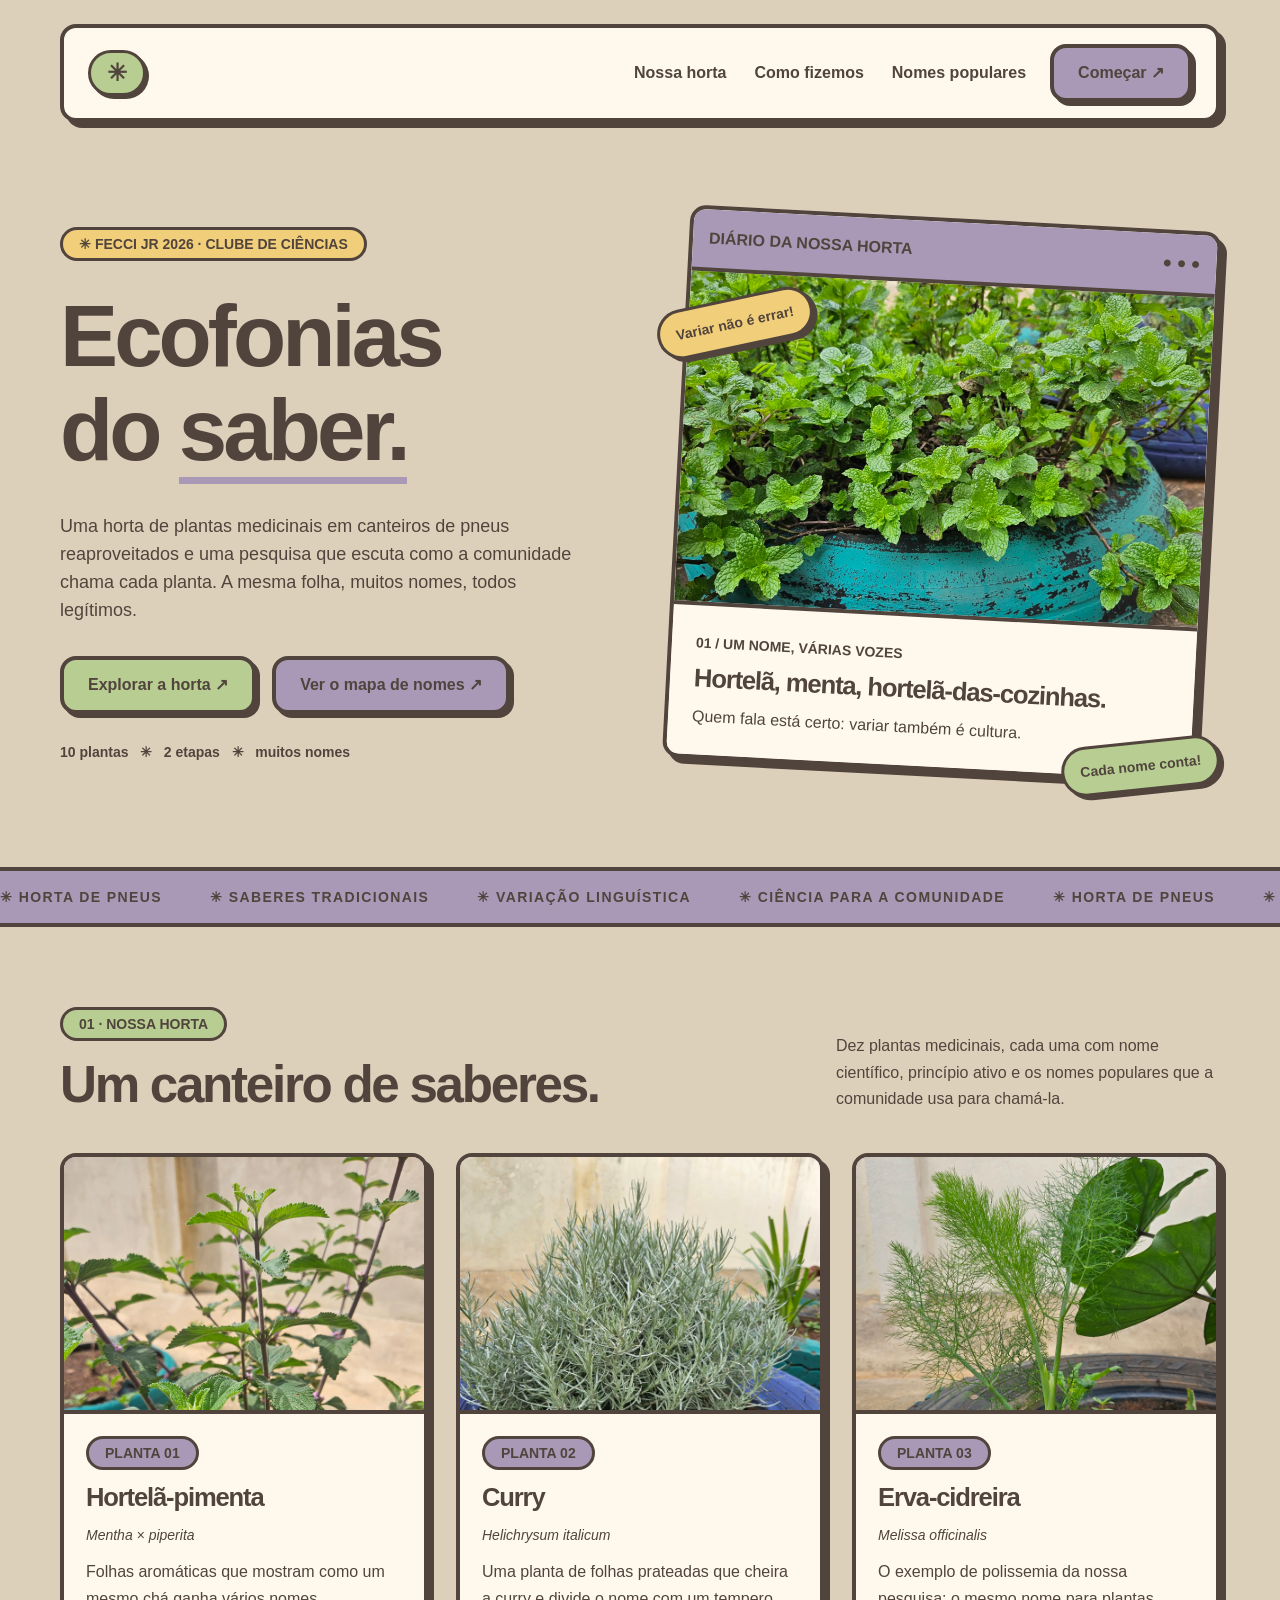
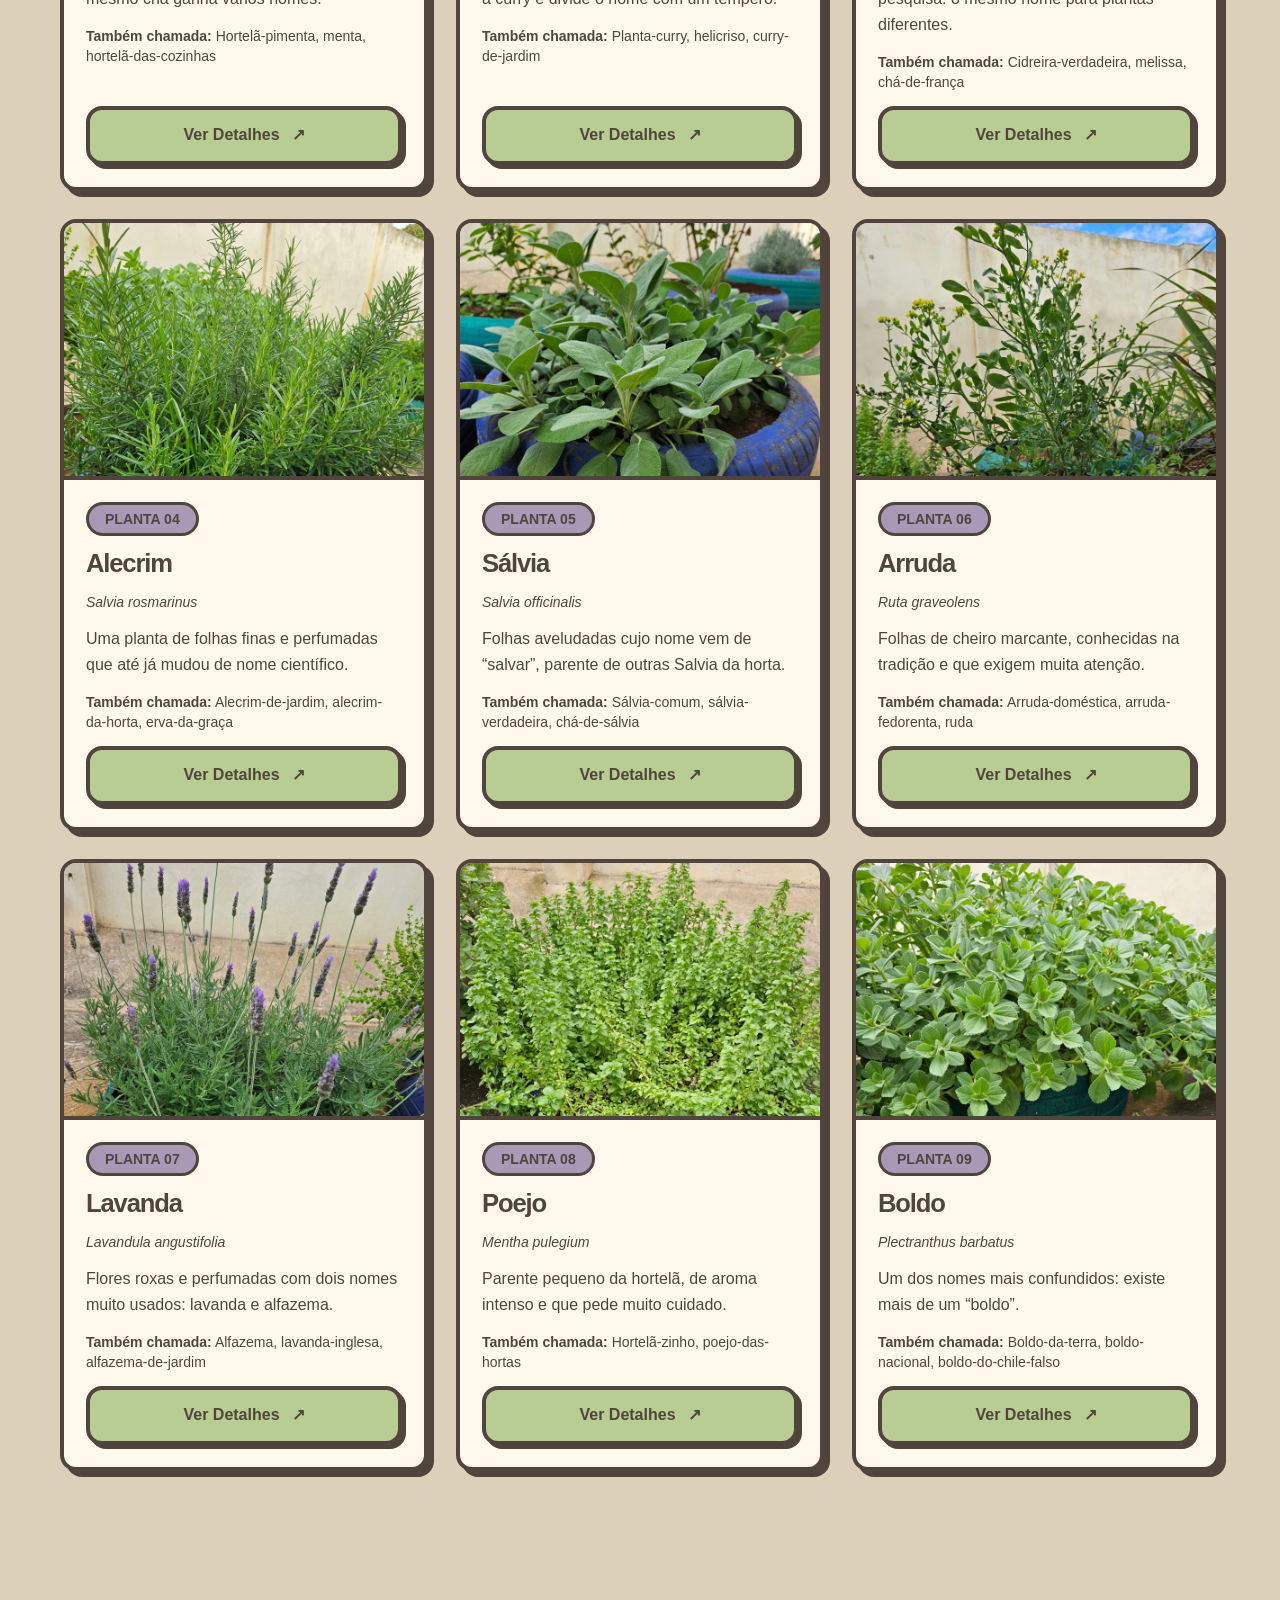
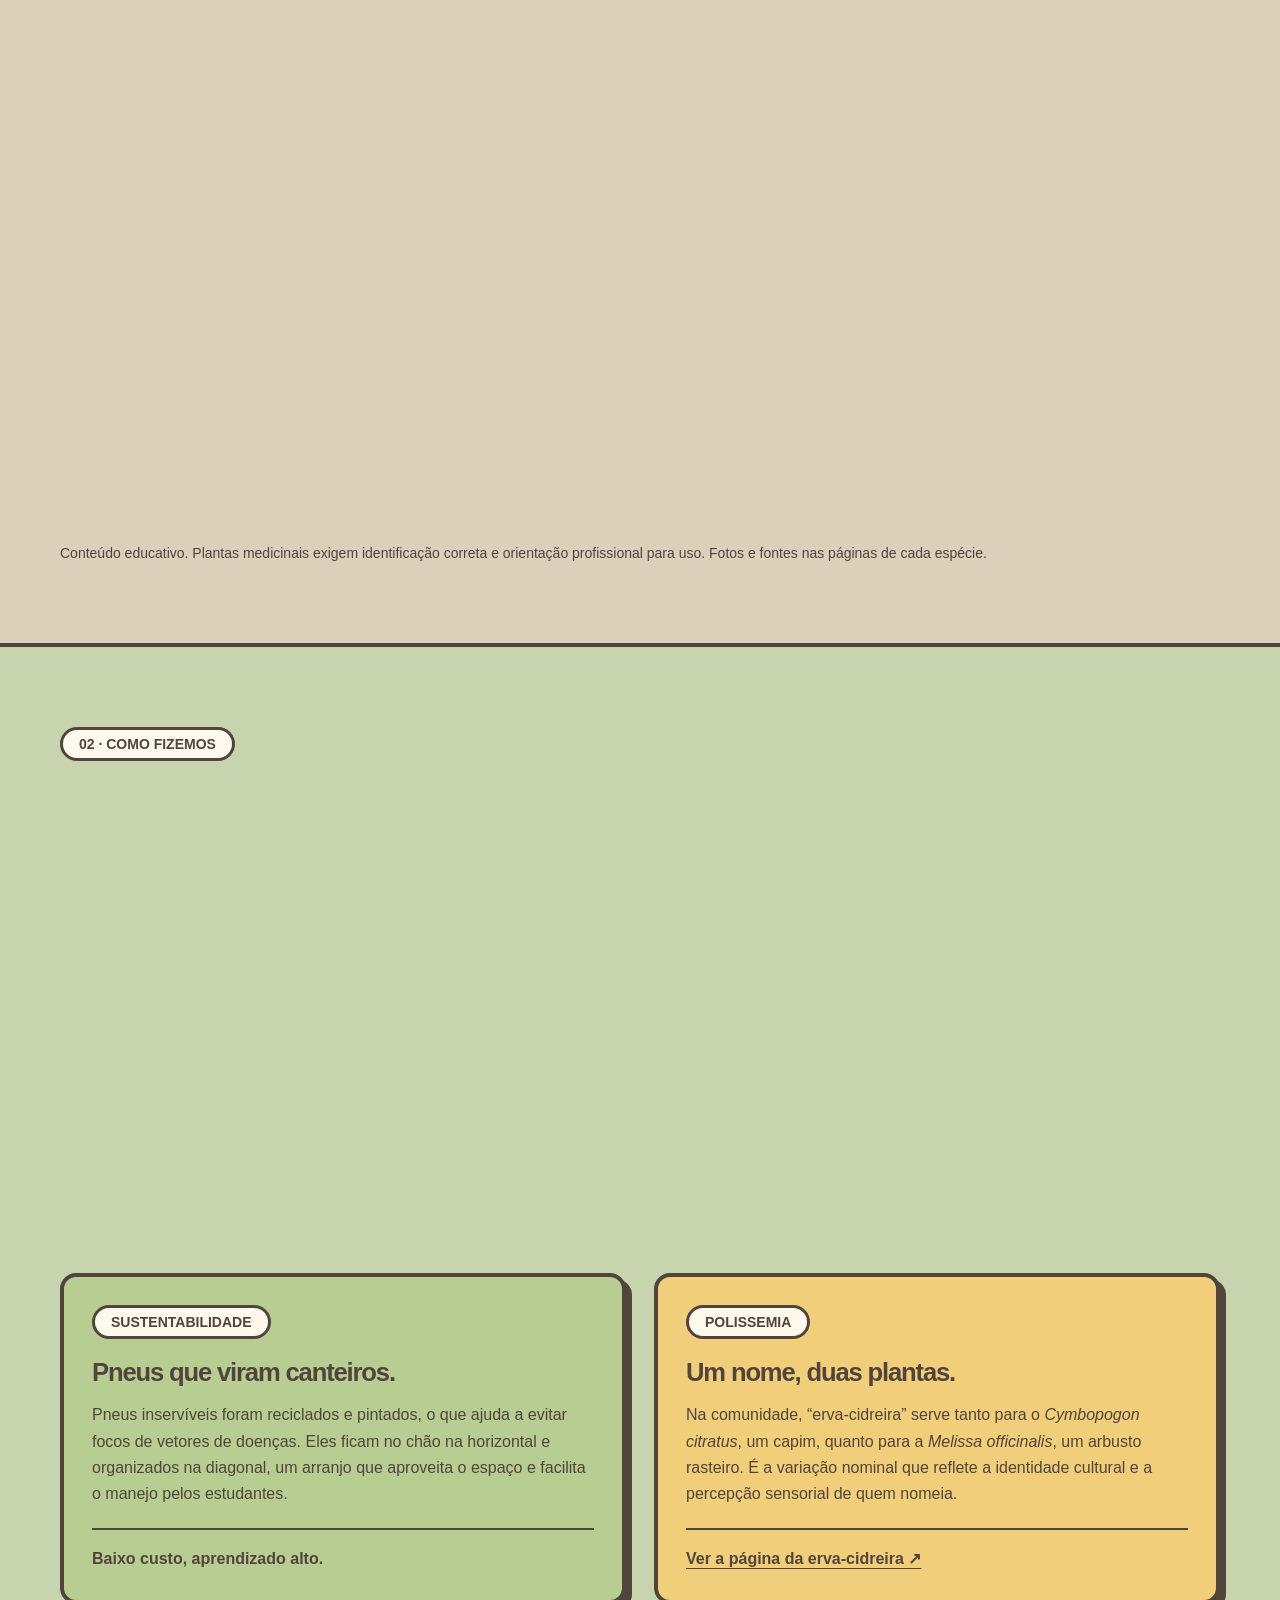
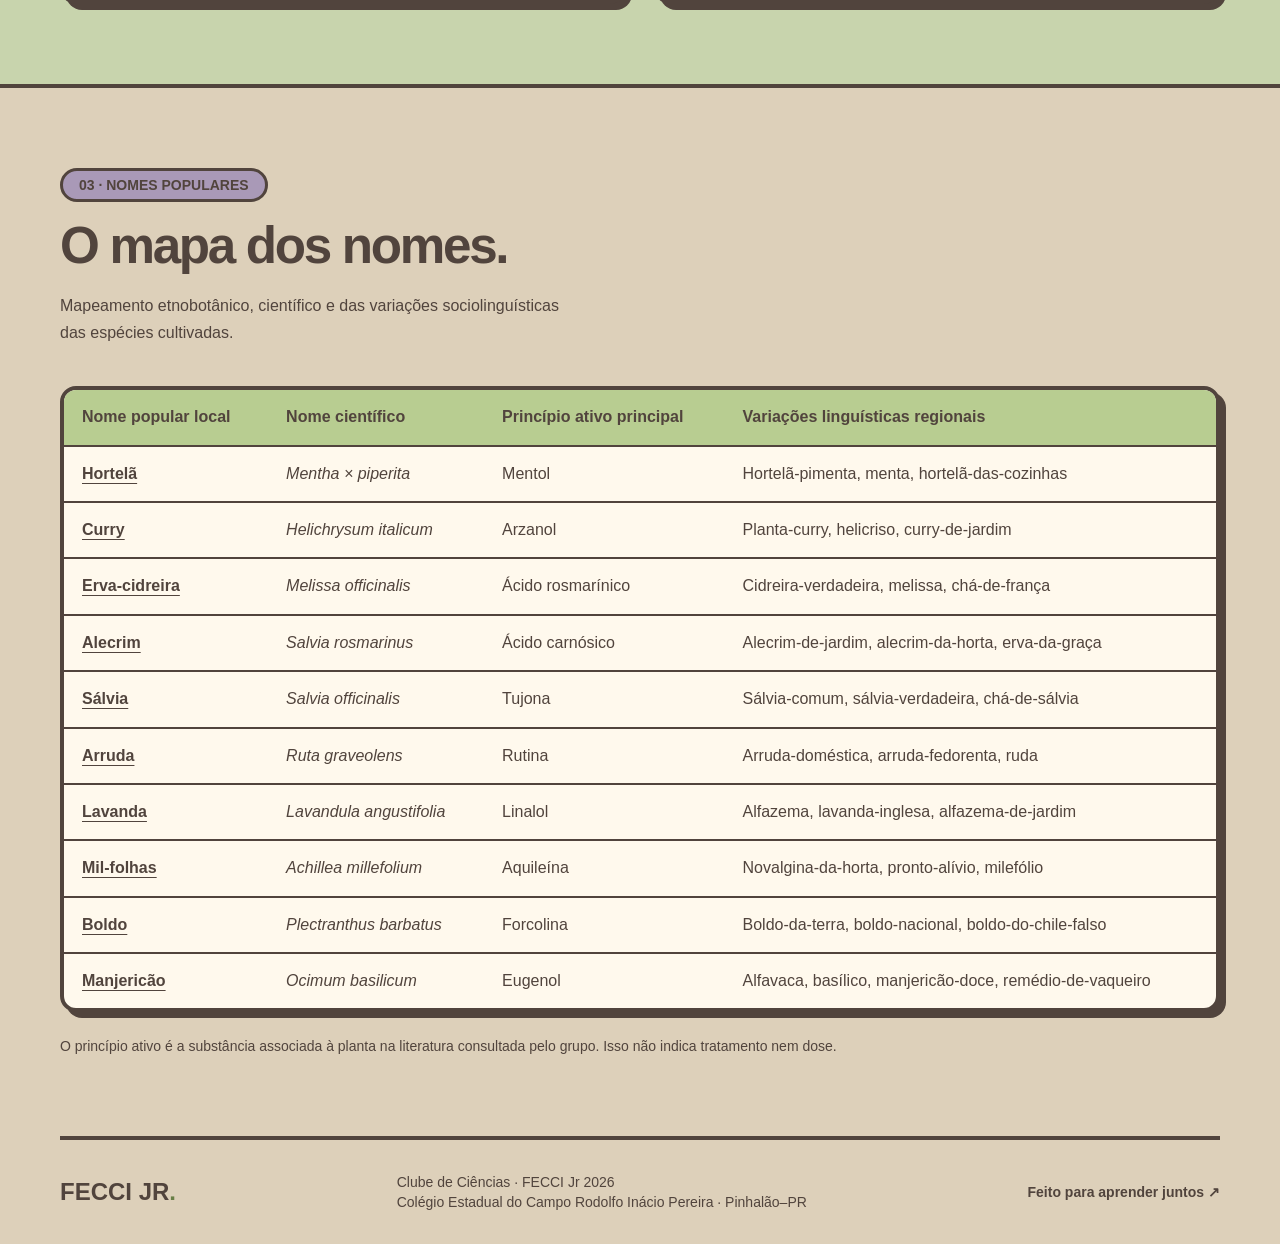
<file: index.html>
<!doctype html>
<html lang="pt-BR">
  <head>
    <meta charset="UTF-8" />
    <meta name="viewport" content="width=device-width, initial-scale=1" />
    <meta name="description" content="Ecofonias do saber: horta de plantas medicinais em canteiros de pneus e a pesquisa sobre os nomes populares das plantas, do Clube de Ciências do Colégio Estadual do Campo Rodolfo Inácio Pereira (FECCI Jr 2026)." />
    <meta name="theme-color" content="#DDD0BA" />
    <title>Ecofonias do saber | FECCI Jr 2026</title>
    <link rel="stylesheet" href="assets/style.css" />
    <script src="script.js" defer></script>
  </head>
  <body>
    <a class="skip btn bg-amarelo" href="#conteudo">Pular para o conteúdo</a>
    <header class="wrap box mt-6 flex flex-wrap items-center justify-between gap-4 p-4 md:px-6">
      <a class="badge bg-verde text-2xl shadow-[3px_3px_0_#51443D]" href="index.html" aria-label="Cultiva, início">✳</a><button class="btn bg-creme md:hidden" data-menu-toggle aria-expanded="false" aria-controls="menu">Menu ☰</button>
      <nav id="menu" data-menu class="site-nav flex items-center gap-5" aria-label="Navegação principal">
        <a class="nav-link" href="#horta">Nossa horta</a><a class="nav-link" href="#metodo">Como fizemos</a><a class="nav-link" href="#nomes">Nomes populares</a><a class="btn bg-lavanda" href="#horta">Começar ↗</a>
      </nav>
    </header>
    <main id="conteudo">
      <section class="wrap grid grid-cols-1 items-center gap-12 py-20 md:grid-cols-2 md:py-24">
        <div class="hero-in">
          <span class="badge bg-amarelo mb-7">✳ FECCI JR 2026 · CLUBE DE CIÊNCIAS</span>
          <h1>Ecofonias<br />do <span class="inline-block border-b-[7px] border-lavanda">saber.</span></h1>
          <p class="mt-7 max-w-lg text-lg">Uma horta de plantas medicinais em canteiros de pneus reaproveitados e uma pesquisa que escuta como a comunidade chama cada planta. A mesma folha, muitos nomes, todos legítimos.</p>
          <div class="mt-8 flex flex-wrap gap-4">
            <a class="btn bg-verde" href="#horta">Explorar a horta ↗</a><a class="btn bg-lavanda" href="#nomes">Ver o mapa de nomes ↗</a>
          </div>
          <p class="mt-7 text-sm font-bold">10 plantas &nbsp; ✳ &nbsp; 2 etapas &nbsp; ✳ &nbsp; muitos nomes</p>
        </div>
        <div class="hero-art hero-art-in relative px-3">
          <div class="box rotate-[3deg] overflow-hidden">
            <div class="flex justify-between border-b-4 border-marrom bg-lavanda p-4 font-bold"><span>DIÁRIO DA NOSSA HORTA</span><span aria-hidden="true">● ● ●</span></div>
            <img class="w-full h-[330px] object-cover" src="assets/hortelanaopimenta.jpeg" alt="Hortelã-pimenta (Mentha × piperita)" width="960" height="720" fetchpriority="high" />
            <div class="border-t-4 border-marrom bg-creme p-6">
              <span class="text-sm font-bold">01 / UM NOME, VÁRIAS VOZES</span>
              <h3 class="mt-2">Hortelã, menta, hortelã-das-cozinhas.</h3>
              <p class="mt-3">Quem fala está certo: variar também é cultura.</p>
            </div>
          </div>
          <span class="badge bob absolute -left-2 top-20 -rotate-12 bg-amarelo py-3 shadow-[4px_4px_0_#51443D]">Variar não é errar!</span><span class="badge bob bob-2 absolute -bottom-5 right-0 -rotate-6 bg-verde py-3 shadow-[4px_4px_0_#51443D]">Cada nome conta!</span>
        </div>
      </section>
      <div class="marquee border-y-4 border-marrom bg-lavanda py-4" aria-label="Horta de pneus, saberes tradicionais, variação linguística, ciência para a comunidade">
        <div class="marquee-track text-sm font-black uppercase tracking-widest">
          <div class="marquee-group"><span>✳ Horta de pneus</span><span>✳ Saberes tradicionais</span><span>✳ Variação linguística</span><span>✳ Ciência para a comunidade</span></div>
          <div class="marquee-group" aria-hidden="true"><span>✳ Horta de pneus</span><span>✳ Saberes tradicionais</span><span>✳ Variação linguística</span><span>✳ Ciência para a comunidade</span></div>
        </div>
      </div>

      <section id="horta" class="wrap section">
        <div class="mb-10 flex flex-wrap items-end justify-between gap-6">
          <div><span class="badge bg-verde mb-4">01 · NOSSA HORTA</span><h2>Um canteiro de saberes.</h2></div>
          <p class="max-w-sm">Dez plantas medicinais, cada uma com nome científico, princípio ativo e os nomes populares que a comunidade usa para chamá-la.</p>
        </div>
        <div class="grid grid-cols-1 gap-7 sm:grid-cols-2 lg:grid-cols-3">
          <article class="box plant-card">
            <div class="photo-frame photo-card">
              <img src="assets/hortela.jpeg" alt="Hortelã-pimenta (Mentha × piperita)" width="960" height="720" loading="eager" onerror="this.remove()" />
            </div>
            <div class="card-body">
              <span class="badge bg-lavanda">PLANTA 01</span>
              <h3>Hortelã-pimenta</h3>
              <p class="text-sm italic">Mentha × piperita</p>
              <p>Folhas aromáticas que mostram como um mesmo chá ganha vários nomes.</p>
              <p class="text-sm"><strong>Também chamada:</strong> Hortelã-pimenta, menta, hortelã-das-cozinhas</p>
              <a class="btn bg-verde" href="planta1.html" aria-label="Ver detalhes de Hortelã-pimenta">Ver Detalhes <span aria-hidden="true">↗</span></a>
            </div>
          </article>
          <article class="box plant-card">
            <div class="photo-frame photo-card">
              <img src="assets/curry.jpeg" alt="Curry (Helichrysum italicum)" width="960" height="720" loading="lazy" onerror="this.remove()" />
            </div>
            <div class="card-body">
              <span class="badge bg-lavanda">PLANTA 02</span>
              <h3>Curry</h3>
              <p class="text-sm italic">Helichrysum italicum</p>
              <p>Uma planta de folhas prateadas que cheira a curry e divide o nome com um tempero.</p>
              <p class="text-sm"><strong>Também chamada:</strong> Planta-curry, helicriso, curry-de-jardim</p>
              <a class="btn bg-verde" href="planta2.html" aria-label="Ver detalhes de Curry">Ver Detalhes <span aria-hidden="true">↗</span></a>
            </div>
          </article>
          <article class="box plant-card">
            <div class="photo-frame photo-card">
              <img src="assets/Erva cidreira 2.jpeg" alt="Erva-cidreira (Melissa officinalis)" width="960" height="720" loading="lazy" onerror="this.remove()" />
            </div>
            <div class="card-body">
              <span class="badge bg-lavanda">PLANTA 03</span>
              <h3>Erva-cidreira</h3>
              <p class="text-sm italic">Melissa officinalis</p>
              <p>O exemplo de polissemia da nossa pesquisa: o mesmo nome para plantas diferentes.</p>
              <p class="text-sm"><strong>Também chamada:</strong> Cidreira-verdadeira, melissa, chá-de-frança</p>
              <a class="btn bg-verde" href="planta3.html" aria-label="Ver detalhes de Erva-cidreira">Ver Detalhes <span aria-hidden="true">↗</span></a>
            </div>
          </article>
          <article class="box plant-card">
            <div class="photo-frame photo-card">
              <img src="assets/Alecrim.jpeg" alt="Alecrim (Salvia rosmarinus)" width="960" height="720" loading="lazy" onerror="this.remove()" />
            </div>
            <div class="card-body">
              <span class="badge bg-lavanda">PLANTA 04</span>
              <h3>Alecrim</h3>
              <p class="text-sm italic">Salvia rosmarinus</p>
              <p>Uma planta de folhas finas e perfumadas que até já mudou de nome científico.</p>
              <p class="text-sm"><strong>Também chamada:</strong> Alecrim-de-jardim, alecrim-da-horta, erva-da-graça</p>
              <a class="btn bg-verde" href="planta4.html" aria-label="Ver detalhes de Alecrim">Ver Detalhes <span aria-hidden="true">↗</span></a>
            </div>
          </article>
          <article class="box plant-card">
            <div class="photo-frame photo-card">
              <img src="assets/salvia.jpeg" alt="Sálvia (Salvia officinalis)" width="960" height="720" loading="lazy" onerror="this.remove()" />
            </div>
            <div class="card-body">
              <span class="badge bg-lavanda">PLANTA 05</span>
              <h3>Sálvia</h3>
              <p class="text-sm italic">Salvia officinalis</p>
              <p>Folhas aveludadas cujo nome vem de “salvar”, parente de outras Salvia da horta.</p>
              <p class="text-sm"><strong>Também chamada:</strong> Sálvia-comum, sálvia-verdadeira, chá-de-sálvia</p>
              <a class="btn bg-verde" href="planta5.html" aria-label="Ver detalhes de Sálvia">Ver Detalhes <span aria-hidden="true">↗</span></a>
            </div>
          </article>
          <article class="box plant-card">
            <div class="photo-frame photo-card">
              <img src="assets/arruda.jpeg" alt="Arruda (Ruta graveolens)" width="960" height="720" loading="lazy" onerror="this.remove()" />
            </div>
            <div class="card-body">
              <span class="badge bg-lavanda">PLANTA 06</span>
              <h3>Arruda</h3>
              <p class="text-sm italic">Ruta graveolens</p>
              <p>Folhas de cheiro marcante, conhecidas na tradição e que exigem muita atenção.</p>
              <p class="text-sm"><strong>Também chamada:</strong> Arruda-doméstica, arruda-fedorenta, ruda</p>
              <a class="btn bg-verde" href="planta6.html" aria-label="Ver detalhes de Arruda">Ver Detalhes <span aria-hidden="true">↗</span></a>
            </div>
          </article>
          <article class="box plant-card">
            <div class="photo-frame photo-card">
              <img src="assets/lavanda.jpeg" alt="Lavanda (Lavandula angustifolia)" width="960" height="720" loading="lazy" onerror="this.remove()" />
            </div>
            <div class="card-body">
              <span class="badge bg-lavanda">PLANTA 07</span>
              <h3>Lavanda</h3>
              <p class="text-sm italic">Lavandula angustifolia</p>
              <p>Flores roxas e perfumadas com dois nomes muito usados: lavanda e alfazema.</p>
              <p class="text-sm"><strong>Também chamada:</strong> Alfazema, lavanda-inglesa, alfazema-de-jardim</p>
              <a class="btn bg-verde" href="planta7.html" aria-label="Ver detalhes de Lavanda">Ver Detalhes <span aria-hidden="true">↗</span></a>
            </div>
          </article>
          <article class="box plant-card">
            <div class="photo-frame photo-card">
              <img src="assets/poejo.jpeg" alt="Poejo (Mentha pulegium)" width="960" height="720" loading="lazy" onerror="this.remove()" />
            </div>
            <div class="card-body">
              <span class="badge bg-lavanda">PLANTA 08</span>
              <h3>Poejo</h3>
              <p class="text-sm italic">Mentha pulegium</p>
              <p>Parente pequeno da hortelã, de aroma intenso e que pede muito cuidado.</p>
              <p class="text-sm"><strong>Também chamada:</strong> Hortelã-zinho, poejo-das-hortas</p>
              <a class="btn bg-verde" href="planta8.html" aria-label="Ver detalhes de Poejo">Ver Detalhes <span aria-hidden="true">↗</span></a>
            </div>
          </article>
          <article class="box plant-card">
            <div class="photo-frame photo-card">
              <img src="assets/boldo.jpeg" alt="Boldo (Plectranthus barbatus)" width="960" height="720" loading="lazy" onerror="this.remove()" />
            </div>
            <div class="card-body">
              <span class="badge bg-lavanda">PLANTA 09</span>
              <h3>Boldo</h3>
              <p class="text-sm italic">Plectranthus barbatus</p>
              <p>Um dos nomes mais confundidos: existe mais de um “boldo”.</p>
              <p class="text-sm"><strong>Também chamada:</strong> Boldo-da-terra, boldo-nacional, boldo-do-chile-falso</p>
              <a class="btn bg-verde" href="planta9.html" aria-label="Ver detalhes de Boldo">Ver Detalhes <span aria-hidden="true">↗</span></a>
            </div>
          </article>
          <article class="box plant-card">
            <div class="photo-frame photo-card">
              <img src="assets/Manjericão.jpeg" alt="Manjericão (Ocimum basilicum)" width="960" height="720" loading="lazy" onerror="this.remove()" />
            </div>
            <div class="card-body">
              <span class="badge bg-lavanda">PLANTA 10</span>
              <h3>Manjericão</h3>
              <p class="text-sm italic">Ocimum basilicum</p>
              <p>Presente na cozinha e na tradição, com um dos maiores números de nomes.</p>
              <p class="text-sm"><strong>Também chamada:</strong> Alfavaca, basílico, manjericão-doce, remédio-de-vaqueiro</p>
              <a class="btn bg-verde" href="planta10.html" aria-label="Ver detalhes de Manjericão">Ver Detalhes <span aria-hidden="true">↗</span></a>
            </div>
          </article>
        </div>
        <p class="mt-8 text-sm">Conteúdo educativo. Plantas medicinais exigem identificação correta e orientação profissional para uso. Fotos e fontes nas páginas de cada espécie.</p>
      </section>

      <section id="metodo" class="border-y-4 border-marrom bg-[#C8D4AD] section">
        <div class="wrap">
          <span class="badge bg-creme mb-4">02 · COMO FIZEMOS</span>
          <div class="mb-10 grid grid-cols-1 gap-5 md:grid-cols-2">
            <h2>Da terra<br />à palavra.</h2>
            <p class="max-w-md md:justify-self-end">O Clube de Ciências uniu botânica e sociolinguística em duas etapas: cuidar da horta e investigar os nomes que a comunidade dá às plantas.</p>
          </div>
          <div class="grid grid-cols-1 gap-7 md:grid-cols-2">
            <article class="box p-7">
              <span class="badge bg-amarelo mb-5">ETAPA 1 · HORTA</span>
              <h3>Manejo botânico e canteiros.</h3>
              <p class="mt-4">Delimitamos o espaço da escola e visitamos a propriedade da Dona Marli para aprender preparo do solo, compostagem e identificação de espécies. Com o Seu Tião, conseguimos adubo orgânico.</p>
              <p class="mt-5 border-t-2 border-marrom pt-4 font-bold">Resultado: dez mudas plantadas.</p>
            </article>
            <article class="box bg-[#E0D7E9] p-7">
              <span class="badge bg-creme mb-5">ETAPA 2 · LINGUÍSTICA</span>
              <h3>Investigação dos nomes.</h3>
              <p class="mt-4">Entrevistamos familiares e moradores antigos para mapear os nomes populares e os usos tradicionais de cada espécie. Na biblioteca e no laboratório, levantamos os nomes científicos e os princípios ativos.</p>
              <p class="mt-5 border-t-2 border-marrom pt-4 font-bold">Resultado: o mapa de nomes da horta.</p>
            </article>
          </div>
          <div class="mt-10 grid grid-cols-1 gap-7 md:grid-cols-2">
            <article class="box bg-verde p-7">
              <span class="badge bg-creme mb-5">SUSTENTABILIDADE</span>
              <h3>Pneus que viram canteiros.</h3>
              <p class="mt-4">Pneus inservíveis foram reciclados e pintados, o que ajuda a evitar focos de vetores de doenças. Eles ficam no chão na horizontal e organizados na diagonal, um arranjo que aproveita o espaço e facilita o manejo pelos estudantes.</p>
              <p class="mt-5 border-t-2 border-marrom pt-4 font-bold">Baixo custo, aprendizado alto.</p>
            </article>
            <article class="box bg-amarelo p-7">
              <span class="badge bg-creme mb-5">POLISSEMIA</span>
              <h3>Um nome, duas plantas.</h3>
              <p class="mt-4">Na comunidade, “erva-cidreira” serve tanto para o <em>Cymbopogon citratus</em>, um capim, quanto para a <em>Melissa officinalis</em>, um arbusto rasteiro. É a variação nominal que reflete a identidade cultural e a percepção sensorial de quem nomeia.</p>
              <p class="mt-5 border-t-2 border-marrom pt-4 font-bold"><a class="underline" href="planta3.html">Ver a página da erva-cidreira ↗</a></p>
            </article>
          </div>
        </div>
      </section>

      <section id="nomes" class="wrap section">
        <div class="mb-10">
          <span class="badge bg-lavanda mb-4">03 · NOMES POPULARES</span>
          <h2>O mapa dos nomes.</h2>
          <p class="mt-5 max-w-lg">Mapeamento etnobotânico, científico e das variações sociolinguísticas das espécies cultivadas.</p>
        </div>
        <div class="box tbl-wrap">
          <table class="tbl">
            <caption class="sr-only">Mapeamento etnobotânico, científico e variações sociolinguísticas das espécies cultivadas</caption>
            <thead><tr><th scope="col">Nome popular local</th><th scope="col">Nome científico</th><th scope="col">Princípio ativo principal</th><th scope="col">Variações linguísticas regionais</th></tr></thead>
            <tbody>
            <tr><td><a class="underline font-bold" href="planta1.html">Hortelã</a></td><td><em>Mentha × piperita</em></td><td>Mentol</td><td>Hortelã-pimenta, menta, hortelã-das-cozinhas</td></tr>
            <tr><td><a class="underline font-bold" href="planta2.html">Curry</a></td><td><em>Helichrysum italicum</em></td><td>Arzanol</td><td>Planta-curry, helicriso, curry-de-jardim</td></tr>
            <tr><td><a class="underline font-bold" href="planta3.html">Erva-cidreira</a></td><td><em>Melissa officinalis</em></td><td>Ácido rosmarínico</td><td>Cidreira-verdadeira, melissa, chá-de-frança</td></tr>
            <tr><td><a class="underline font-bold" href="planta4.html">Alecrim</a></td><td><em>Salvia rosmarinus</em></td><td>Ácido carnósico</td><td>Alecrim-de-jardim, alecrim-da-horta, erva-da-graça</td></tr>
            <tr><td><a class="underline font-bold" href="planta5.html">Sálvia</a></td><td><em>Salvia officinalis</em></td><td>Tujona</td><td>Sálvia-comum, sálvia-verdadeira, chá-de-sálvia</td></tr>
            <tr><td><a class="underline font-bold" href="planta6.html">Arruda</a></td><td><em>Ruta graveolens</em></td><td>Rutina</td><td>Arruda-doméstica, arruda-fedorenta, ruda</td></tr>
            <tr><td><a class="underline font-bold" href="planta7.html">Lavanda</a></td><td><em>Lavandula angustifolia</em></td><td>Linalol</td><td>Alfazema, lavanda-inglesa, alfazema-de-jardim</td></tr>
            <tr><td><a class="underline font-bold" href="planta8.html">Mil-folhas</a></td><td><em>Achillea millefolium</em></td><td>Aquileína</td><td>Novalgina-da-horta, pronto-alívio, milefólio</td></tr>
            <tr><td><a class="underline font-bold" href="planta9.html">Boldo</a></td><td><em>Plectranthus barbatus</em></td><td>Forcolina</td><td>Boldo-da-terra, boldo-nacional, boldo-do-chile-falso</td></tr>
            <tr><td><a class="underline font-bold" href="planta10.html">Manjericão</a></td><td><em>Ocimum basilicum</em></td><td>Eugenol</td><td>Alfavaca, basílico, manjericão-doce, remédio-de-vaqueiro</td></tr>
            </tbody>
          </table>
        </div>
        <p class="mt-6 text-sm">O princípio ativo é a substância associada à planta na literatura consultada pelo grupo. Isso não indica tratamento nem dose.</p>
      </section>

    </main>
    <footer class="wrap flex flex-wrap items-center justify-between gap-4 border-t-4 border-marrom py-8">
      <a href="index.html" class="text-2xl font-black">FECCI JR<span class="text-[#687E46]">.</span></a>
      <p class="text-sm">Clube de Ciências · FECCI Jr 2026<br />Colégio Estadual do Campo Rodolfo Inácio Pereira · Pinhalão–PR</p>
      <p class="text-sm font-bold">Feito para aprender juntos ↗</p>
    </footer>
  </body>
</html>
</file>
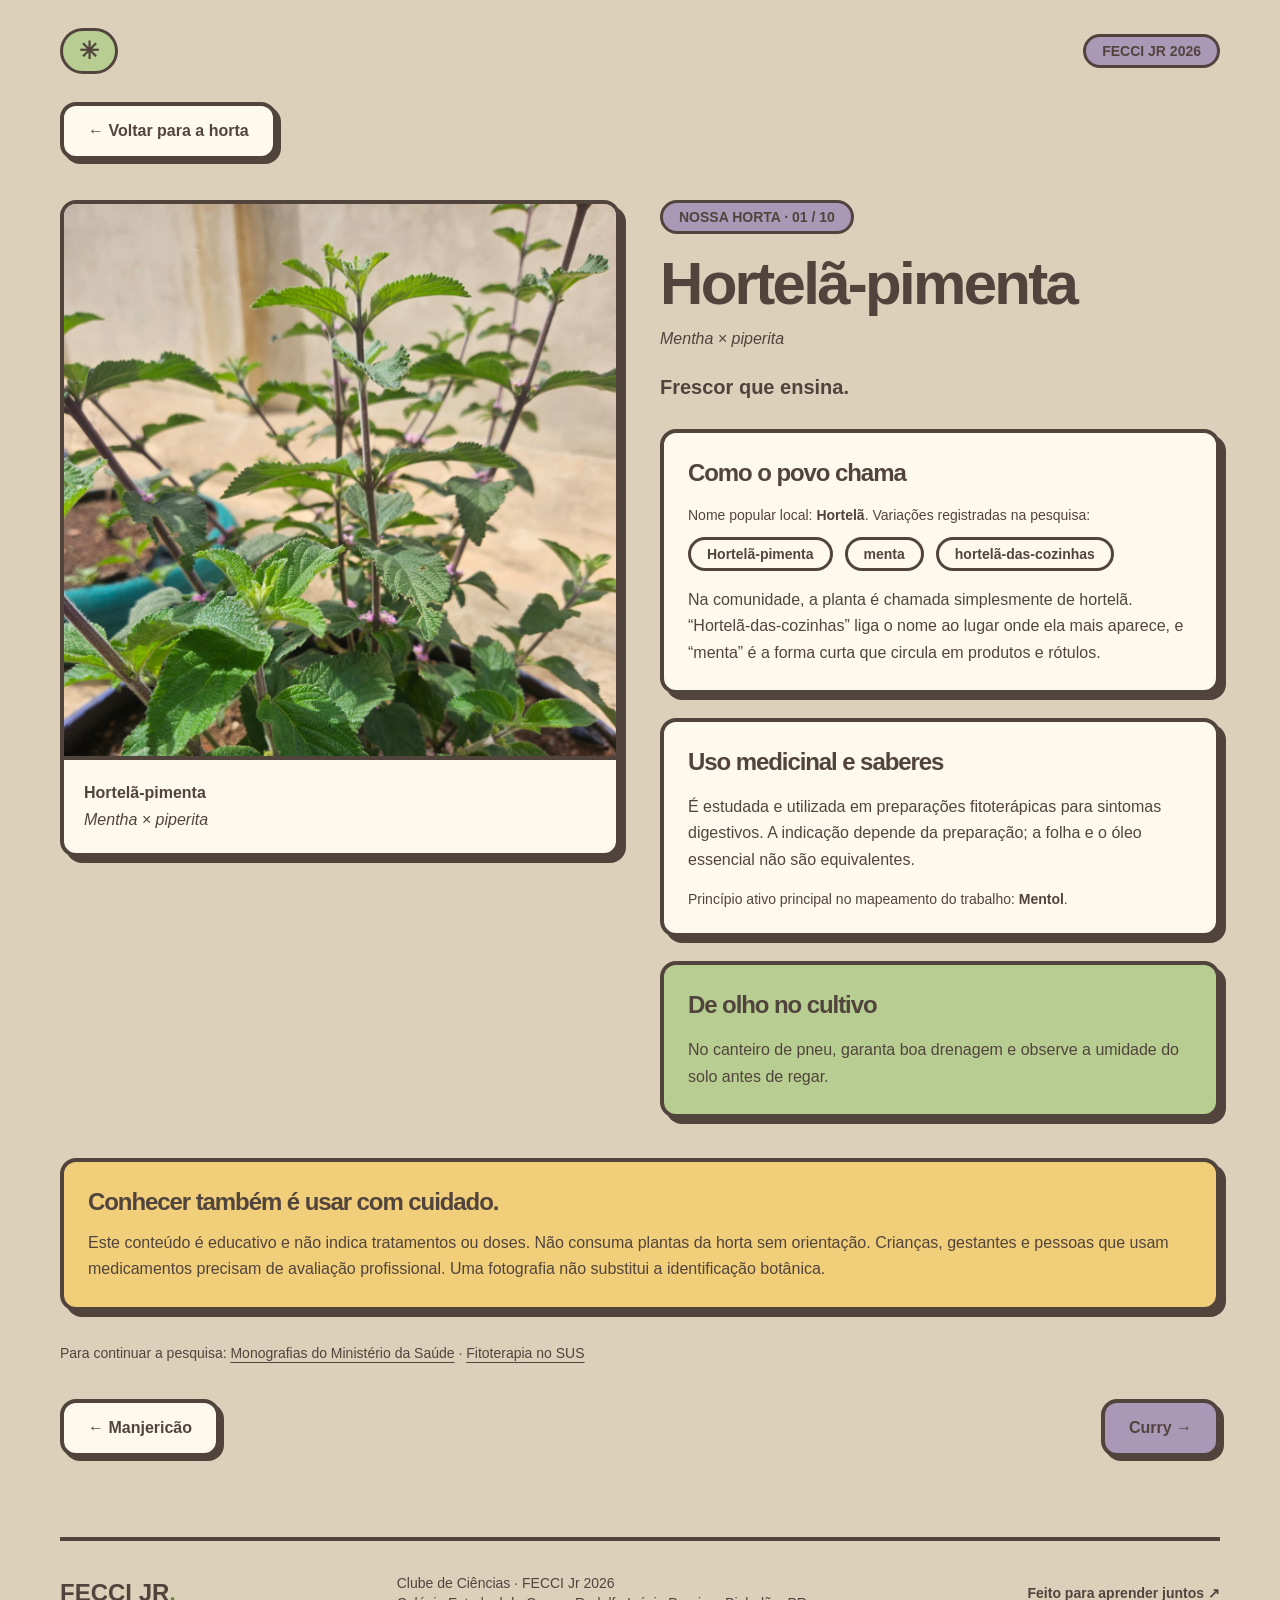
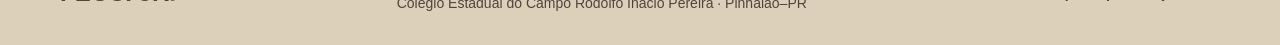
<file: planta1.html>
<!doctype html>
<html lang="pt-BR">
  <head>
    <meta charset="UTF-8" />
    <meta name="viewport" content="width=device-width, initial-scale=1" />
    <meta name="description" content="Ecofonias do saber: horta de plantas medicinais em canteiros de pneus e a pesquisa sobre os nomes populares das plantas, do Clube de Ciências do Colégio Estadual do Campo Rodolfo Inácio Pereira (FECCI Jr 2026)." />
    <meta name="theme-color" content="#DDD0BA" />
    <title>Hortelã-pimenta | FECCI Jr</title>
    <link rel="stylesheet" href="assets/style.css" />
    <script src="script.js" defer></script>
  </head>
  <body>
    <a class="skip btn bg-amarelo" href="#conteudo">Pular para o conteúdo</a>
    <header class="wrap flex items-center justify-between gap-4 py-7">
      <a class="badge bg-verde text-2xl" href="index.html">✳</a><span class="badge bg-lavanda">FECCI JR 2026</span>
    </header>
    <main id="conteudo" class="wrap pb-20">
      <a class="btn bg-creme mb-10" href="index.html#horta">← Voltar para a horta</a>
      <div class="grid grid-cols-1 items-start gap-10 md:grid-cols-2">
        <figure class="box overflow-hidden">
          <div class="photo-frame photo-square">
            <img src="assets/hortela.jpeg" alt="Hortelã-pimenta (Mentha × piperita)" width="960" height="720" loading="lazy" onerror="this.remove()" />
          </div>
          <figcaption class="border-t-4 border-marrom p-5">
            <strong>Hortelã-pimenta</strong>
            <p class="italic">Mentha × piperita</p>
            
          </figcaption>
        </figure>
        <div>
          <span class="badge bg-lavanda mb-5">NOSSA HORTA · 01 / 10</span>
          <h1 class="text-5xl lg:text-6xl">Hortelã-pimenta</h1>
          <p class="mt-3 italic">Mentha × piperita</p>
          <p class="mt-5 text-xl font-bold">Frescor que ensina.</p>
          <article class="box mt-7 p-6">
            <h2 class="text-2xl">Como o povo chama</h2>
            <p class="mt-4 text-sm">Nome popular local: <strong>Hortelã</strong>. Variações registradas na pesquisa:</p>
            <div class="mt-3 flex flex-wrap gap-3"><span class="badge chip bg-creme">Hortelã-pimenta</span><span class="badge chip bg-creme">menta</span><span class="badge chip bg-creme">hortelã-das-cozinhas</span></div>
            <p class="mt-4">Na comunidade, a planta é chamada simplesmente de hortelã. “Hortelã-das-cozinhas” liga o nome ao lugar onde ela mais aparece, e “menta” é a forma curta que circula em produtos e rótulos.</p>
          </article>
          <article class="box mt-6 p-6">
            <h2 class="text-2xl">Uso medicinal e saberes</h2>
            <p class="mt-4">É estudada e utilizada em preparações fitoterápicas para sintomas digestivos. A indicação depende da preparação; a folha e o óleo essencial não são equivalentes.</p>
            <p class="mt-4 text-sm">Princípio ativo principal no mapeamento do trabalho: <strong>Mentol</strong>.</p>
          </article>
          <article class="box mt-6 bg-verde p-6">
            <h2 class="text-2xl">De olho no cultivo</h2>
            <p class="mt-4">No canteiro de pneu, garanta boa drenagem e observe a umidade do solo antes de regar.</p>
          </article>
        </div>
      </div>
      <aside class="box mt-10 bg-amarelo p-6">
        <h2 class="text-2xl">Conhecer também é usar com cuidado.</h2>
        <p class="mt-3">Este conteúdo é educativo e não indica tratamentos ou doses. Não consuma plantas da horta sem orientação. Crianças, gestantes e pessoas que usam medicamentos precisam de avaliação profissional. Uma fotografia não substitui a identificação botânica.</p>
        
      </aside>
      <div class="mt-8 text-sm">
        <p>Para continuar a pesquisa: <a class="underline" href="https://www.gov.br/saude/pt-br/composicao/sectics/plantas-medicinais-e-fitoterapicos/plantas-medicinais-e-fitoterapicos-no-sus/monografias">Monografias do Ministério da Saúde</a> · <a class="underline" href="https://bvsms.saude.gov.br/bvs/publicacoes/fitoterapia_no_sus.pdf">Fitoterapia no SUS</a></p>
      </div>
      <nav class="mt-9 flex flex-wrap justify-between gap-4" aria-label="Outras plantas">
        <a class="btn bg-creme" href="planta10.html">← Manjericão</a><a class="btn bg-lavanda" href="planta2.html">Curry →</a>
      </nav>
    </main>
    <footer class="wrap flex flex-wrap items-center justify-between gap-4 border-t-4 border-marrom py-8">
      <a href="index.html" class="text-2xl font-black">FECCI JR<span class="text-[#687E46]">.</span></a>
      <p class="text-sm">Clube de Ciências · FECCI Jr 2026<br />Colégio Estadual do Campo Rodolfo Inácio Pereira · Pinhalão–PR</p>
      <p class="text-sm font-bold">Feito para aprender juntos ↗</p>
    </footer>
  </body>
</html>
</file>
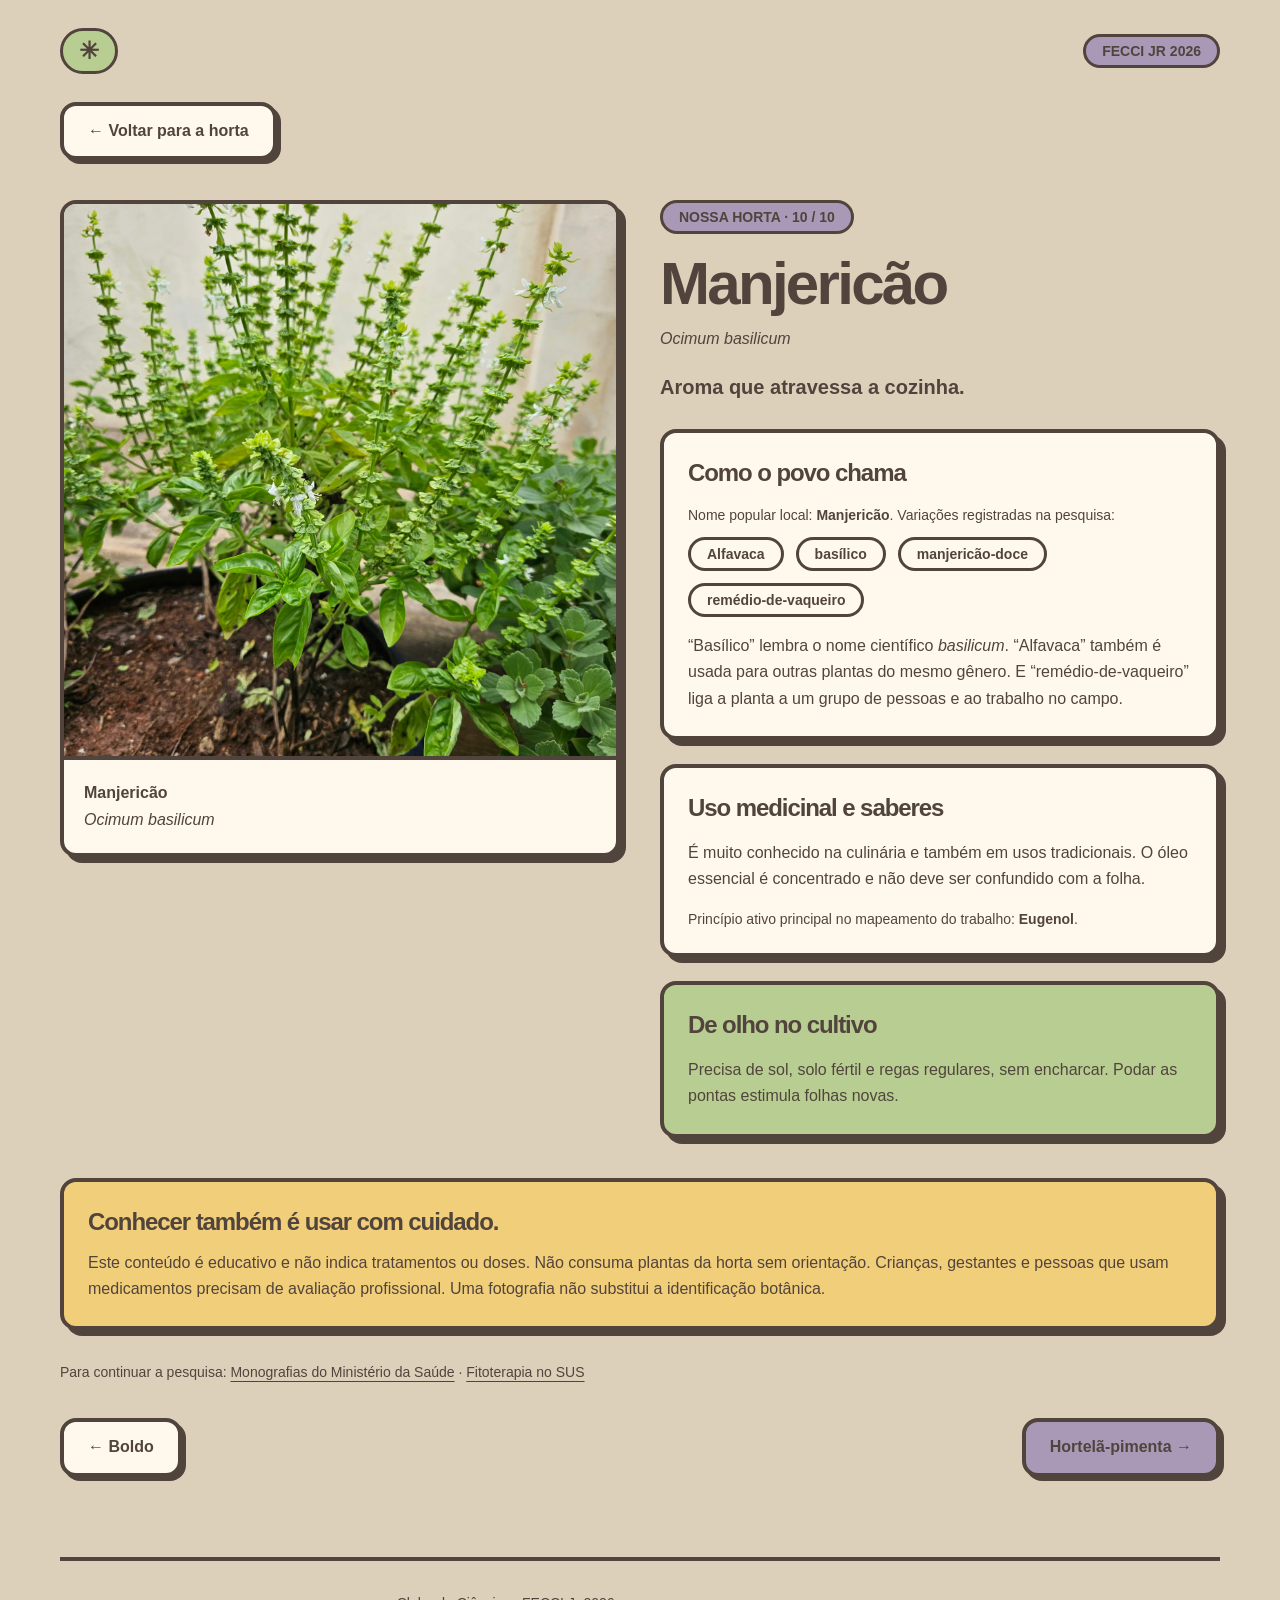
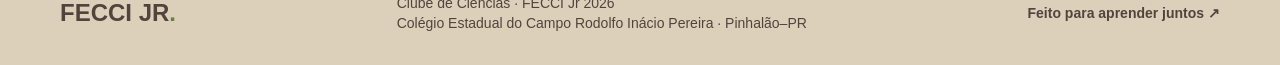
<file: planta10.html>
<!doctype html>
<html lang="pt-BR">
  <head>
    <meta charset="UTF-8" />
    <meta name="viewport" content="width=device-width, initial-scale=1" />
    <meta name="description" content="Ecofonias do saber: horta de plantas medicinais em canteiros de pneus e a pesquisa sobre os nomes populares das plantas, do Clube de Ciências do Colégio Estadual do Campo Rodolfo Inácio Pereira (FECCI Jr 2026)." />
    <meta name="theme-color" content="#DDD0BA" />
    <title>Manjericão | FECCI Jr</title>
    <link rel="stylesheet" href="assets/style.css" />
    <script src="script.js" defer></script>
  </head>
  <body>
    <a class="skip btn bg-amarelo" href="#conteudo">Pular para o conteúdo</a>
    <header class="wrap flex items-center justify-between gap-4 py-7">
      <a class="badge bg-verde text-2xl" href="index.html">✳</a><span class="badge bg-lavanda">FECCI JR 2026</span>
    </header>
    <main id="conteudo" class="wrap pb-20">
      <a class="btn bg-creme mb-10" href="index.html#horta">← Voltar para a horta</a>
      <div class="grid grid-cols-1 items-start gap-10 md:grid-cols-2">
        <figure class="box overflow-hidden">
          <div class="photo-frame photo-square">
            <img src="assets/Manjericão.jpeg" alt="Manjericão (Ocimum basilicum)" width="960" height="720" loading="lazy" onerror="this.remove()" />
          </div>
          <figcaption class="border-t-4 border-marrom p-5">
            <strong>Manjericão</strong>
            <p class="italic">Ocimum basilicum</p>
            
          </figcaption>
        </figure>
        <div>
          <span class="badge bg-lavanda mb-5">NOSSA HORTA · 10 / 10</span>
          <h1 class="text-5xl lg:text-6xl">Manjericão</h1>
          <p class="mt-3 italic">Ocimum basilicum</p>
          <p class="mt-5 text-xl font-bold">Aroma que atravessa a cozinha.</p>
          <article class="box mt-7 p-6">
            <h2 class="text-2xl">Como o povo chama</h2>
            <p class="mt-4 text-sm">Nome popular local: <strong>Manjericão</strong>. Variações registradas na pesquisa:</p>
            <div class="mt-3 flex flex-wrap gap-3"><span class="badge chip bg-creme">Alfavaca</span><span class="badge chip bg-creme">basílico</span><span class="badge chip bg-creme">manjericão-doce</span><span class="badge chip bg-creme">remédio-de-vaqueiro</span></div>
            <p class="mt-4">“Basílico” lembra o nome científico <em>basilicum</em>. “Alfavaca” também é usada para outras plantas do mesmo gênero. E “remédio-de-vaqueiro” liga a planta a um grupo de pessoas e ao trabalho no campo.</p>
          </article>
          <article class="box mt-6 p-6">
            <h2 class="text-2xl">Uso medicinal e saberes</h2>
            <p class="mt-4">É muito conhecido na culinária e também em usos tradicionais. O óleo essencial é concentrado e não deve ser confundido com a folha.</p>
            <p class="mt-4 text-sm">Princípio ativo principal no mapeamento do trabalho: <strong>Eugenol</strong>.</p>
          </article>
          <article class="box mt-6 bg-verde p-6">
            <h2 class="text-2xl">De olho no cultivo</h2>
            <p class="mt-4">Precisa de sol, solo fértil e regas regulares, sem encharcar. Podar as pontas estimula folhas novas.</p>
          </article>
        </div>
      </div>
      <aside class="box mt-10 bg-amarelo p-6">
        <h2 class="text-2xl">Conhecer também é usar com cuidado.</h2>
        <p class="mt-3">Este conteúdo é educativo e não indica tratamentos ou doses. Não consuma plantas da horta sem orientação. Crianças, gestantes e pessoas que usam medicamentos precisam de avaliação profissional. Uma fotografia não substitui a identificação botânica.</p>
        
      </aside>
      <div class="mt-8 text-sm">
        <p>Para continuar a pesquisa: <a class="underline" href="https://www.gov.br/saude/pt-br/composicao/sectics/plantas-medicinais-e-fitoterapicos/plantas-medicinais-e-fitoterapicos-no-sus/monografias">Monografias do Ministério da Saúde</a> · <a class="underline" href="https://bvsms.saude.gov.br/bvs/publicacoes/fitoterapia_no_sus.pdf">Fitoterapia no SUS</a></p>
      </div>
      <nav class="mt-9 flex flex-wrap justify-between gap-4" aria-label="Outras plantas">
        <a class="btn bg-creme" href="planta9.html">← Boldo</a><a class="btn bg-lavanda" href="planta1.html">Hortelã-pimenta →</a>
      </nav>
    </main>
    <footer class="wrap flex flex-wrap items-center justify-between gap-4 border-t-4 border-marrom py-8">
      <a href="index.html" class="text-2xl font-black">FECCI JR<span class="text-[#687E46]">.</span></a>
      <p class="text-sm">Clube de Ciências · FECCI Jr 2026<br />Colégio Estadual do Campo Rodolfo Inácio Pereira · Pinhalão–PR</p>
      <p class="text-sm font-bold">Feito para aprender juntos ↗</p>
    </footer>
  </body>
</html>
</file>
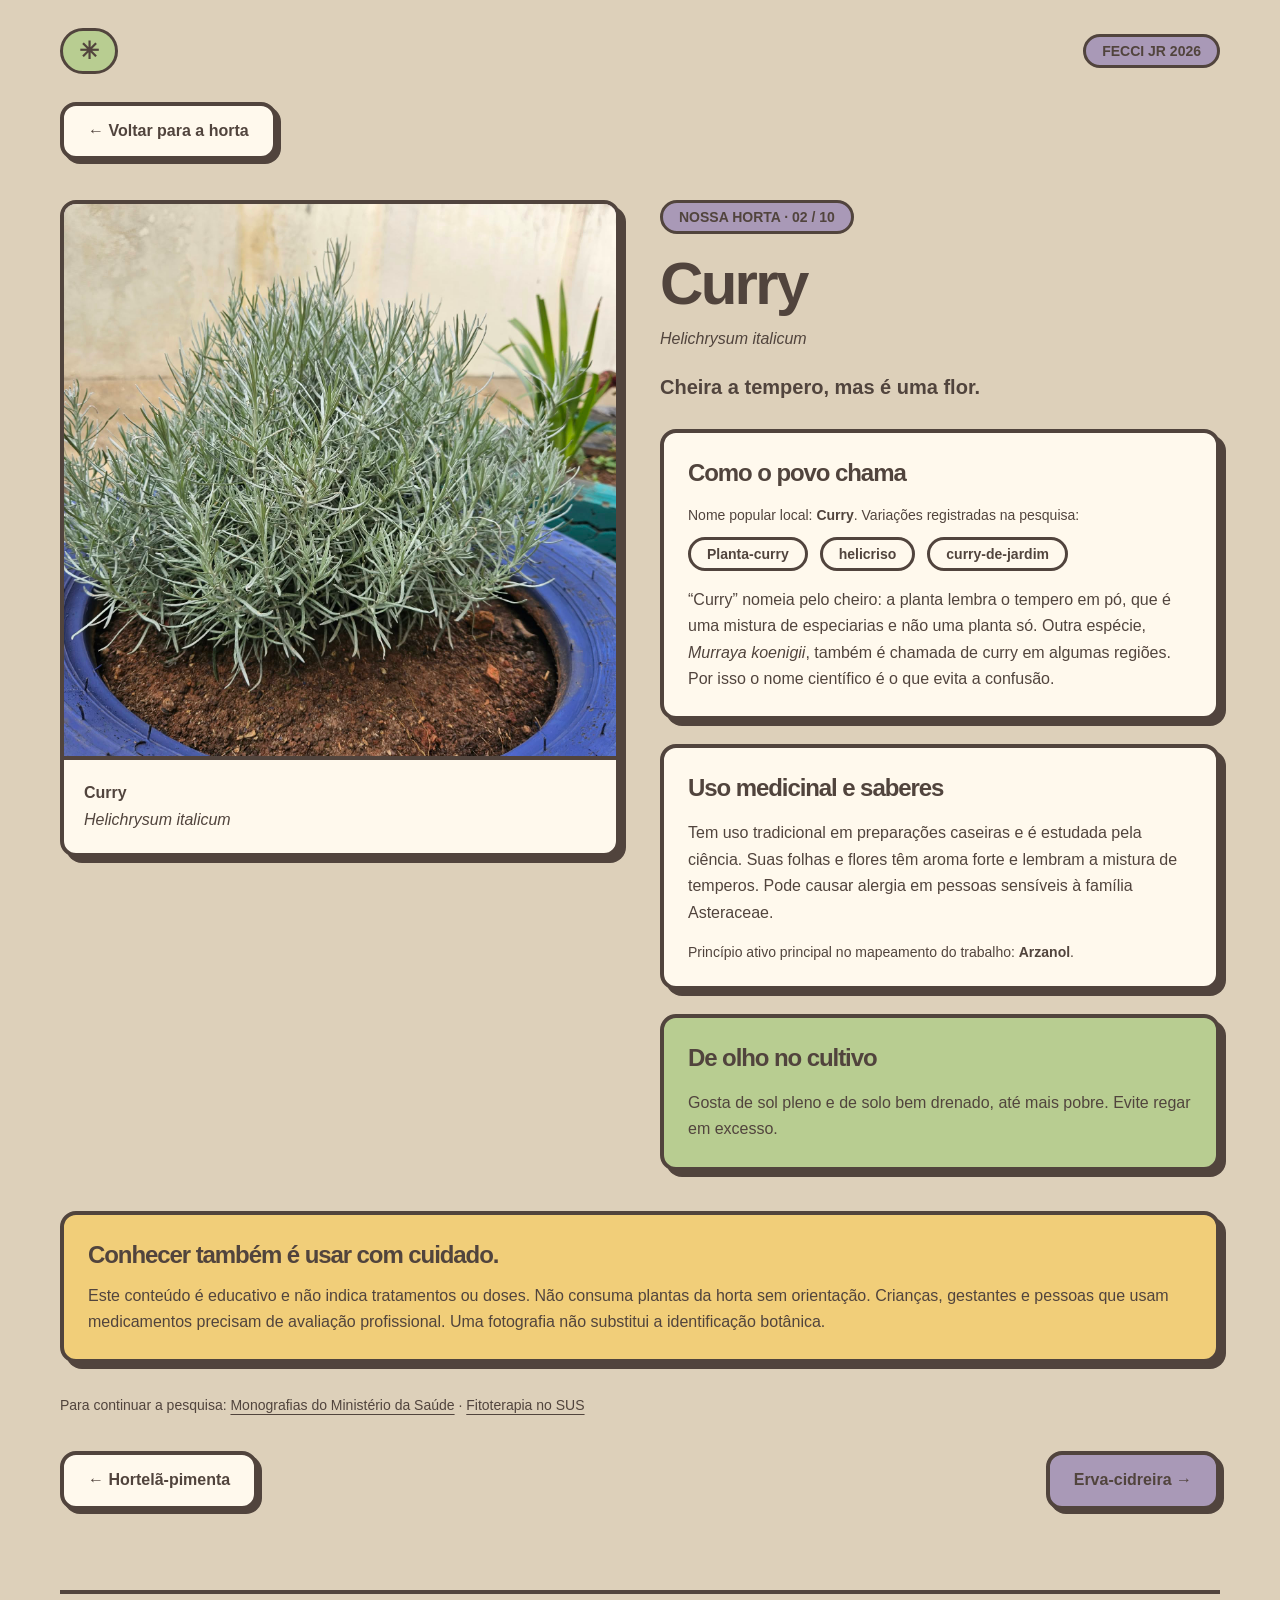
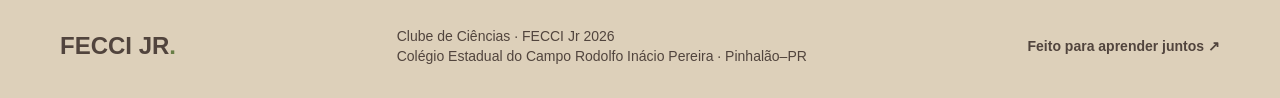
<file: planta2.html>
<!doctype html>
<html lang="pt-BR">
  <head>
    <meta charset="UTF-8" />
    <meta name="viewport" content="width=device-width, initial-scale=1" />
    <meta name="description" content="Ecofonias do saber: horta de plantas medicinais em canteiros de pneus e a pesquisa sobre os nomes populares das plantas, do Clube de Ciências do Colégio Estadual do Campo Rodolfo Inácio Pereira (FECCI Jr 2026)." />
    <meta name="theme-color" content="#DDD0BA" />
    <title>Curry | FECCI Jr</title>
    <link rel="stylesheet" href="assets/style.css" />
    <script src="script.js" defer></script>
  </head>
  <body>
    <a class="skip btn bg-amarelo" href="#conteudo">Pular para o conteúdo</a>
    <header class="wrap flex items-center justify-between gap-4 py-7">
      <a class="badge bg-verde text-2xl" href="index.html">✳</a><span class="badge bg-lavanda">FECCI JR 2026</span>
    </header>
    <main id="conteudo" class="wrap pb-20">
      <a class="btn bg-creme mb-10" href="index.html#horta">← Voltar para a horta</a>
      <div class="grid grid-cols-1 items-start gap-10 md:grid-cols-2">
        <figure class="box overflow-hidden">
          <div class="photo-frame photo-square">
            <img src="assets/curry.jpeg" alt="Curry (Helichrysum italicum)" width="960" height="720" loading="lazy" onerror="this.remove()" />
          </div>
          <figcaption class="border-t-4 border-marrom p-5">
            <strong>Curry</strong>
            <p class="italic">Helichrysum italicum</p>
            
          </figcaption>
        </figure>
        <div>
          <span class="badge bg-lavanda mb-5">NOSSA HORTA · 02 / 10</span>
          <h1 class="text-5xl lg:text-6xl">Curry</h1>
          <p class="mt-3 italic">Helichrysum italicum</p>
          <p class="mt-5 text-xl font-bold">Cheira a tempero, mas é uma flor.</p>
          <article class="box mt-7 p-6">
            <h2 class="text-2xl">Como o povo chama</h2>
            <p class="mt-4 text-sm">Nome popular local: <strong>Curry</strong>. Variações registradas na pesquisa:</p>
            <div class="mt-3 flex flex-wrap gap-3"><span class="badge chip bg-creme">Planta-curry</span><span class="badge chip bg-creme">helicriso</span><span class="badge chip bg-creme">curry-de-jardim</span></div>
            <p class="mt-4">“Curry” nomeia pelo cheiro: a planta lembra o tempero em pó, que é uma mistura de especiarias e não uma planta só. Outra espécie, <em>Murraya koenigii</em>, também é chamada de curry em algumas regiões. Por isso o nome científico é o que evita a confusão.</p>
          </article>
          <article class="box mt-6 p-6">
            <h2 class="text-2xl">Uso medicinal e saberes</h2>
            <p class="mt-4">Tem uso tradicional em preparações caseiras e é estudada pela ciência. Suas folhas e flores têm aroma forte e lembram a mistura de temperos. Pode causar alergia em pessoas sensíveis à família Asteraceae.</p>
            <p class="mt-4 text-sm">Princípio ativo principal no mapeamento do trabalho: <strong>Arzanol</strong>.</p>
          </article>
          <article class="box mt-6 bg-verde p-6">
            <h2 class="text-2xl">De olho no cultivo</h2>
            <p class="mt-4">Gosta de sol pleno e de solo bem drenado, até mais pobre. Evite regar em excesso.</p>
          </article>
        </div>
      </div>
      <aside class="box mt-10 bg-amarelo p-6">
        <h2 class="text-2xl">Conhecer também é usar com cuidado.</h2>
        <p class="mt-3">Este conteúdo é educativo e não indica tratamentos ou doses. Não consuma plantas da horta sem orientação. Crianças, gestantes e pessoas que usam medicamentos precisam de avaliação profissional. Uma fotografia não substitui a identificação botânica.</p>
        
      </aside>
      <div class="mt-8 text-sm">
        <p>Para continuar a pesquisa: <a class="underline" href="https://www.gov.br/saude/pt-br/composicao/sectics/plantas-medicinais-e-fitoterapicos/plantas-medicinais-e-fitoterapicos-no-sus/monografias">Monografias do Ministério da Saúde</a> · <a class="underline" href="https://bvsms.saude.gov.br/bvs/publicacoes/fitoterapia_no_sus.pdf">Fitoterapia no SUS</a></p>
      </div>
      <nav class="mt-9 flex flex-wrap justify-between gap-4" aria-label="Outras plantas">
        <a class="btn bg-creme" href="planta1.html">← Hortelã-pimenta</a><a class="btn bg-lavanda" href="planta3.html">Erva-cidreira →</a>
      </nav>
    </main>
    <footer class="wrap flex flex-wrap items-center justify-between gap-4 border-t-4 border-marrom py-8">
      <a href="index.html" class="text-2xl font-black">FECCI JR<span class="text-[#687E46]">.</span></a>
      <p class="text-sm">Clube de Ciências · FECCI Jr 2026<br />Colégio Estadual do Campo Rodolfo Inácio Pereira · Pinhalão–PR</p>
      <p class="text-sm font-bold">Feito para aprender juntos ↗</p>
    </footer>
  </body>
</html>
</file>
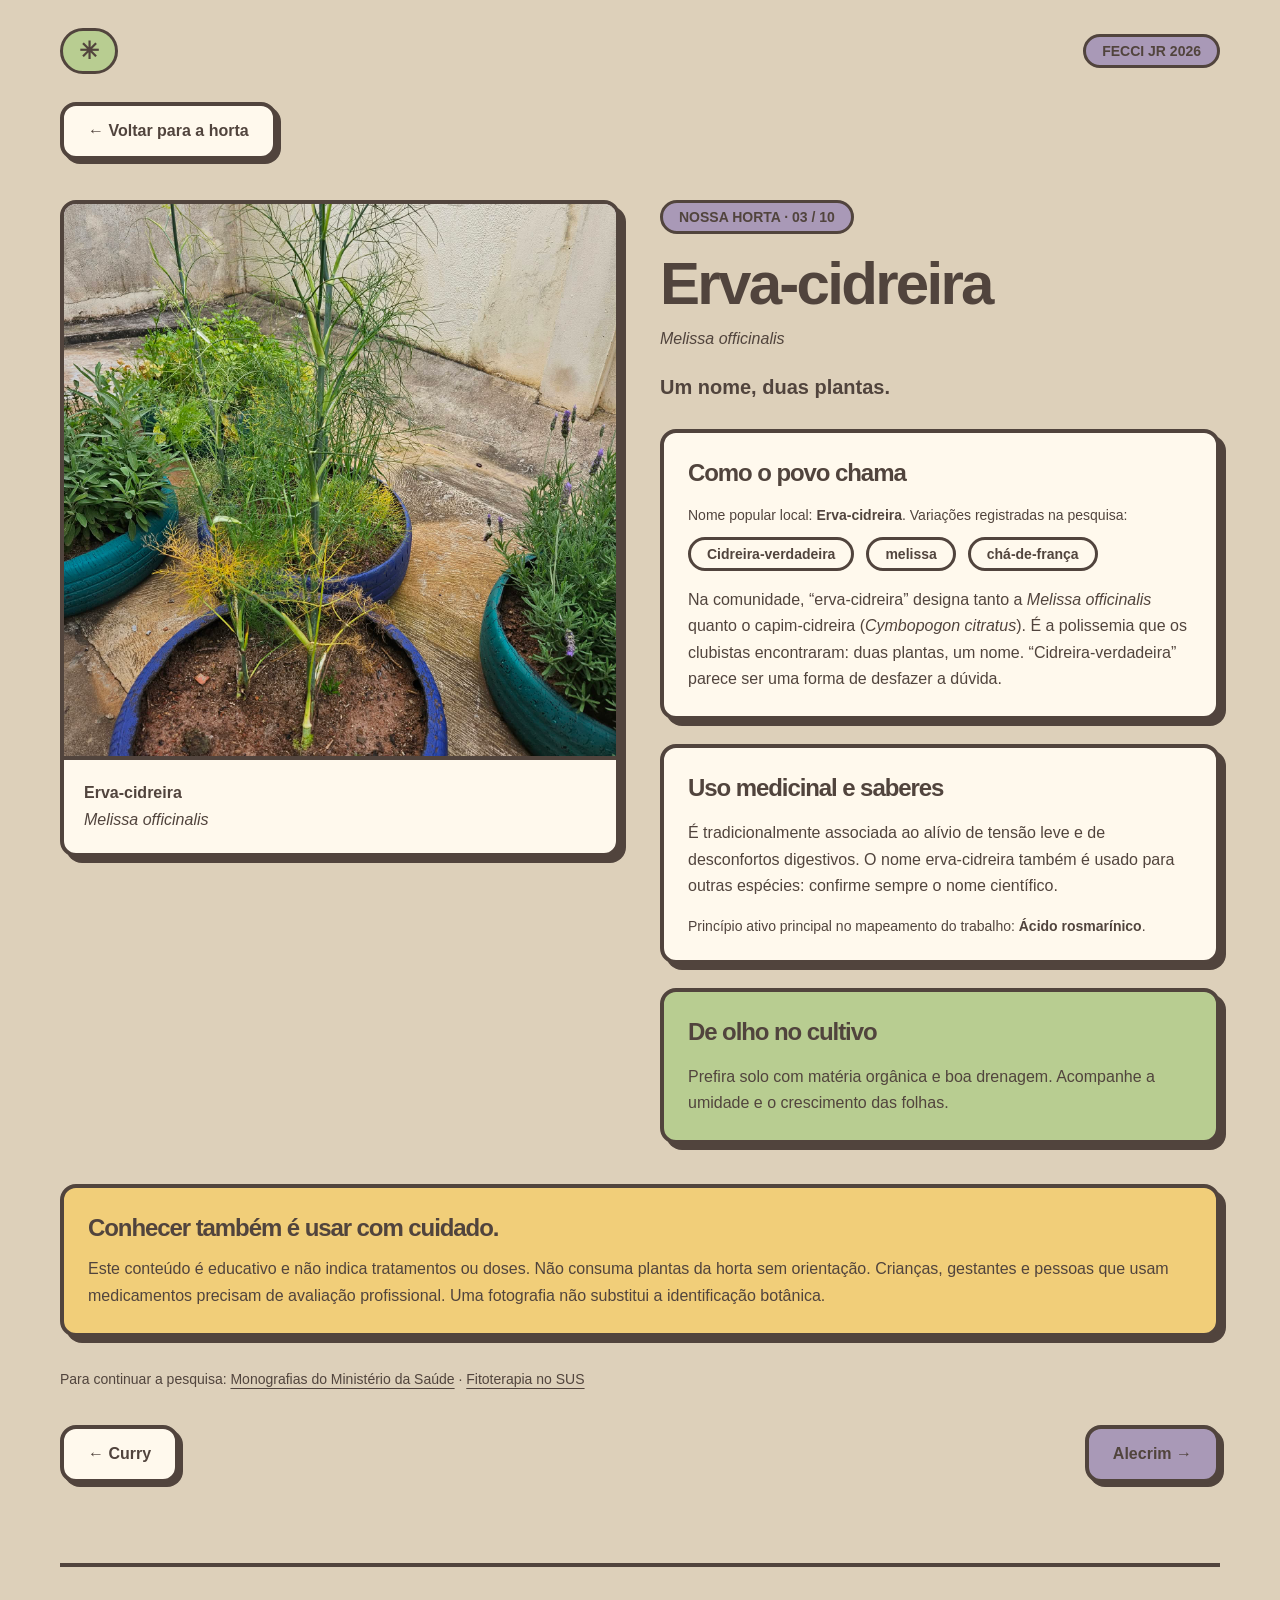
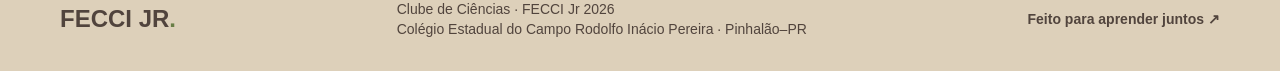
<file: planta3.html>
<!doctype html>
<html lang="pt-BR">
  <head>
    <meta charset="UTF-8" />
    <meta name="viewport" content="width=device-width, initial-scale=1" />
    <meta name="description" content="Ecofonias do saber: horta de plantas medicinais em canteiros de pneus e a pesquisa sobre os nomes populares das plantas, do Clube de Ciências do Colégio Estadual do Campo Rodolfo Inácio Pereira (FECCI Jr 2026)." />
    <meta name="theme-color" content="#DDD0BA" />
    <title>Erva-cidreira | FECCI Jr</title>
    <link rel="stylesheet" href="assets/style.css" />
    <script src="script.js" defer></script>
  </head>
  <body>
    <a class="skip btn bg-amarelo" href="#conteudo">Pular para o conteúdo</a>
    <header class="wrap flex items-center justify-between gap-4 py-7">
      <a class="badge bg-verde text-2xl" href="index.html">✳</a><span class="badge bg-lavanda">FECCI JR 2026</span>
    </header>
    <main id="conteudo" class="wrap pb-20">
      <a class="btn bg-creme mb-10" href="index.html#horta">← Voltar para a horta</a>
      <div class="grid grid-cols-1 items-start gap-10 md:grid-cols-2">
        <figure class="box overflow-hidden">
          <div class="photo-frame photo-square">
            <img src="assets/Erva cidreira.jpeg" alt="Erva-cidreira (Melissa officinalis)" width="960" height="720" loading="lazy" onerror="this.remove()" />
          </div>
          <figcaption class="border-t-4 border-marrom p-5">
            <strong>Erva-cidreira</strong>
            <p class="italic">Melissa officinalis</p>
          </figcaption>
        </figure>
        <div>
          <span class="badge bg-lavanda mb-5">NOSSA HORTA · 03 / 10</span>
          <h1 class="text-5xl lg:text-6xl">Erva-cidreira</h1>
          <p class="mt-3 italic">Melissa officinalis</p>
          <p class="mt-5 text-xl font-bold">Um nome, duas plantas.</p>
          <article class="box mt-7 p-6">
            <h2 class="text-2xl">Como o povo chama</h2>
            <p class="mt-4 text-sm">Nome popular local: <strong>Erva-cidreira</strong>. Variações registradas na pesquisa:</p>
            <div class="mt-3 flex flex-wrap gap-3"><span class="badge chip bg-creme">Cidreira-verdadeira</span><span class="badge chip bg-creme">melissa</span><span class="badge chip bg-creme">chá-de-frança</span></div>
            <p class="mt-4">Na comunidade, “erva-cidreira” designa tanto a <em>Melissa officinalis</em> quanto o capim-cidreira (<em>Cymbopogon citratus</em>). É a polissemia que os clubistas encontraram: duas plantas, um nome. “Cidreira-verdadeira” parece ser uma forma de desfazer a dúvida.</p>
          </article>
          <article class="box mt-6 p-6">
            <h2 class="text-2xl">Uso medicinal e saberes</h2>
            <p class="mt-4">É tradicionalmente associada ao alívio de tensão leve e de desconfortos digestivos. O nome erva-cidreira também é usado para outras espécies: confirme sempre o nome científico.</p>
            <p class="mt-4 text-sm">Princípio ativo principal no mapeamento do trabalho: <strong>Ácido rosmarínico</strong>.</p>
          </article>
          <article class="box mt-6 bg-verde p-6">
            <h2 class="text-2xl">De olho no cultivo</h2>
            <p class="mt-4">Prefira solo com matéria orgânica e boa drenagem. Acompanhe a umidade e o crescimento das folhas.</p>
          </article>
        </div>
      </div>
      <aside class="box mt-10 bg-amarelo p-6">
        <h2 class="text-2xl">Conhecer também é usar com cuidado.</h2>
        <p class="mt-3">Este conteúdo é educativo e não indica tratamentos ou doses. Não consuma plantas da horta sem orientação. Crianças, gestantes e pessoas que usam medicamentos precisam de avaliação profissional. Uma fotografia não substitui a identificação botânica.</p>
        
      </aside>
      <div class="mt-8 text-sm">
        <p>Para continuar a pesquisa: <a class="underline" href="https://www.gov.br/saude/pt-br/composicao/sectics/plantas-medicinais-e-fitoterapicos/plantas-medicinais-e-fitoterapicos-no-sus/monografias">Monografias do Ministério da Saúde</a> · <a class="underline" href="https://bvsms.saude.gov.br/bvs/publicacoes/fitoterapia_no_sus.pdf">Fitoterapia no SUS</a></p>
      </div>
      <nav class="mt-9 flex flex-wrap justify-between gap-4" aria-label="Outras plantas">
        <a class="btn bg-creme" href="planta2.html">← Curry</a><a class="btn bg-lavanda" href="planta4.html">Alecrim →</a>
      </nav>
    </main>
    <footer class="wrap flex flex-wrap items-center justify-between gap-4 border-t-4 border-marrom py-8">
      <a href="index.html" class="text-2xl font-black">FECCI JR<span class="text-[#687E46]">.</span></a>
      <p class="text-sm">Clube de Ciências · FECCI Jr 2026<br />Colégio Estadual do Campo Rodolfo Inácio Pereira · Pinhalão–PR</p>
      <p class="text-sm font-bold">Feito para aprender juntos ↗</p>
    </footer>
  </body>
</html>
</file>
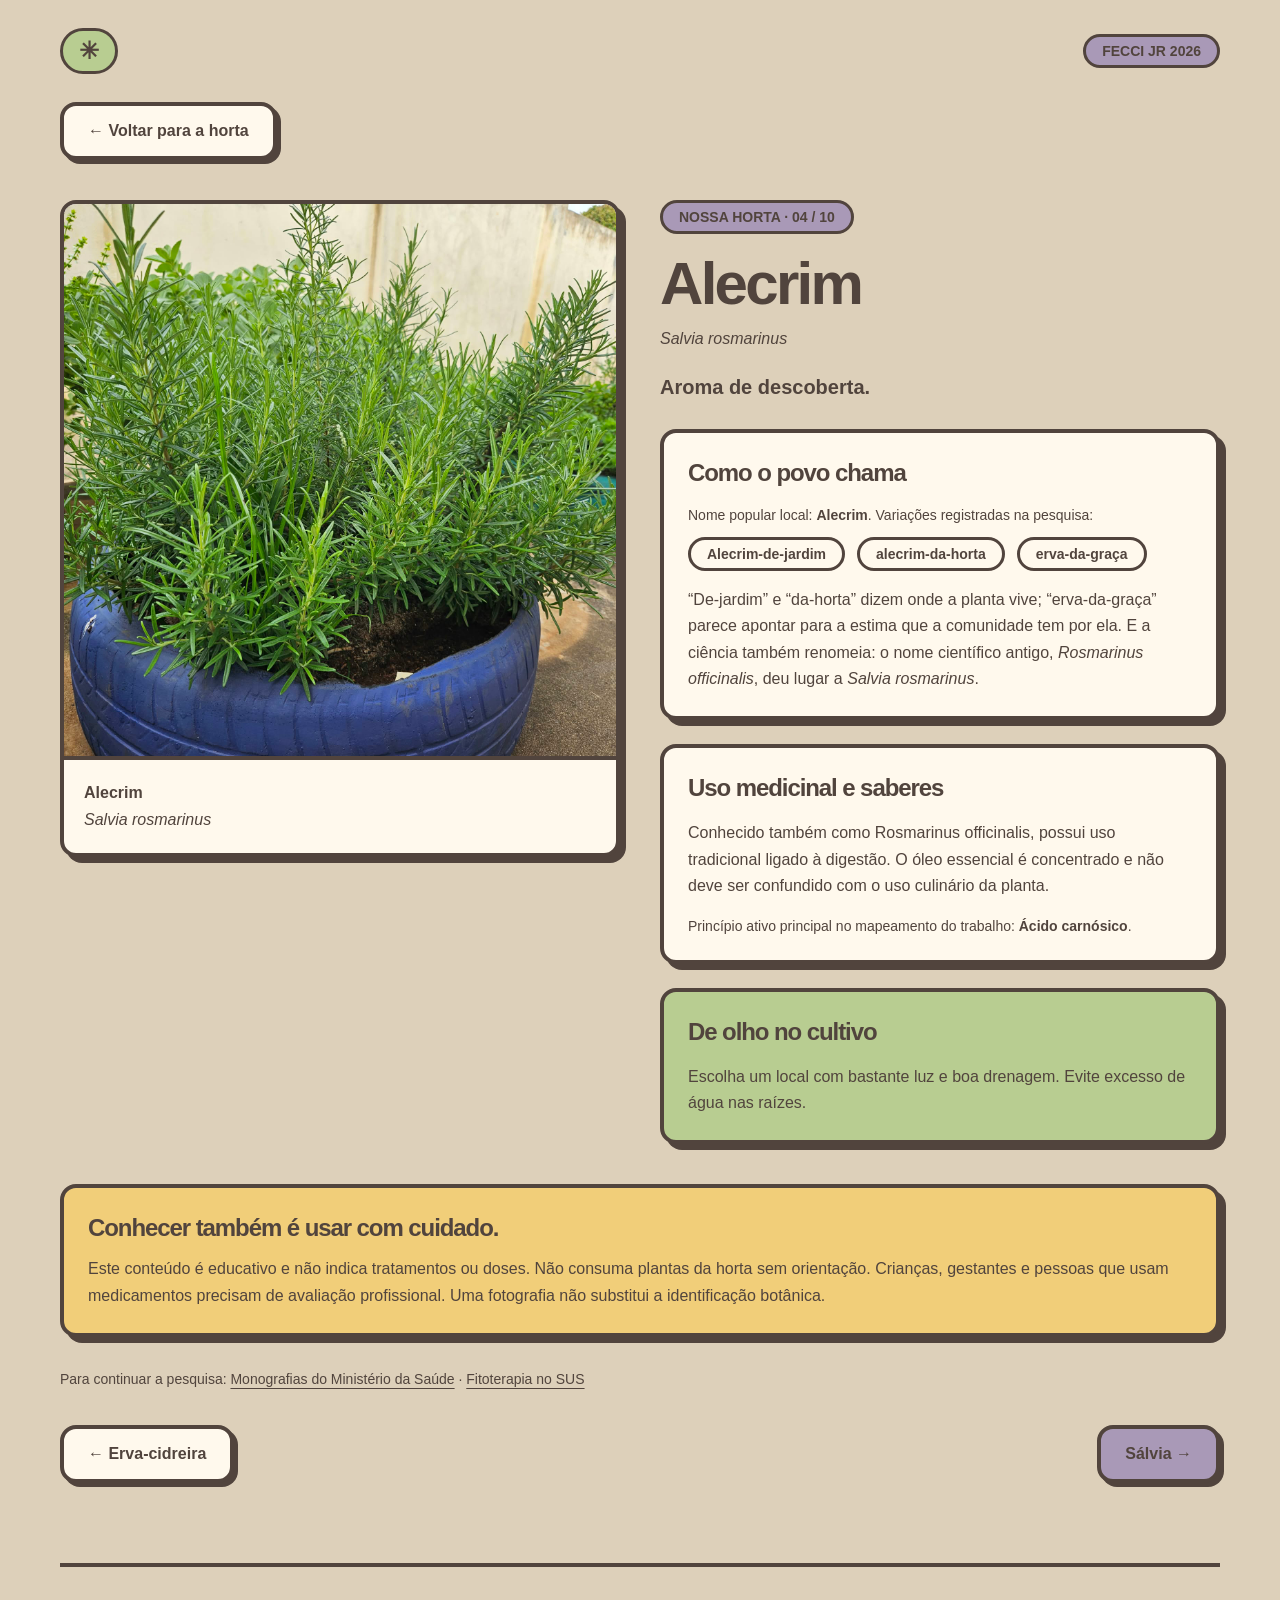
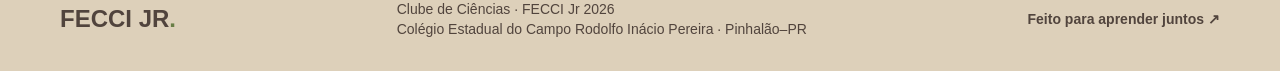
<file: planta4.html>
<!doctype html>
<html lang="pt-BR">
  <head>
    <meta charset="UTF-8" />
    <meta name="viewport" content="width=device-width, initial-scale=1" />
    <meta name="description" content="Ecofonias do saber: horta de plantas medicinais em canteiros de pneus e a pesquisa sobre os nomes populares das plantas, do Clube de Ciências do Colégio Estadual do Campo Rodolfo Inácio Pereira (FECCI Jr 2026)." />
    <meta name="theme-color" content="#DDD0BA" />
    <title>Alecrim | FECCI Jr</title>
    <link rel="stylesheet" href="assets/style.css" />
    <script src="script.js" defer></script>
  </head>
  <body>
    <a class="skip btn bg-amarelo" href="#conteudo">Pular para o conteúdo</a>
    <header class="wrap flex items-center justify-between gap-4 py-7">
      <a class="badge bg-verde text-2xl" href="index.html">✳</a><span class="badge bg-lavanda">FECCI JR 2026</span>
    </header>
    <main id="conteudo" class="wrap pb-20">
      <a class="btn bg-creme mb-10" href="index.html#horta">← Voltar para a horta</a>
      <div class="grid grid-cols-1 items-start gap-10 md:grid-cols-2">
        <figure class="box overflow-hidden">
          <div class="photo-frame photo-square">
            <img src="assets/Alecrim.jpeg" alt="Alecrim (Salvia rosmarinus)" width="960" height="720" loading="lazy" onerror="this.remove()" />
          </div>
          <figcaption class="border-t-4 border-marrom p-5">
            <strong>Alecrim</strong>
            <p class="italic">Salvia rosmarinus</p>

          </figcaption>
        </figure>
        <div>
          <span class="badge bg-lavanda mb-5">NOSSA HORTA · 04 / 10</span>
          <h1 class="text-5xl lg:text-6xl">Alecrim</h1>
          <p class="mt-3 italic">Salvia rosmarinus</p>
          <p class="mt-5 text-xl font-bold">Aroma de descoberta.</p>
          <article class="box mt-7 p-6">
            <h2 class="text-2xl">Como o povo chama</h2>
            <p class="mt-4 text-sm">Nome popular local: <strong>Alecrim</strong>. Variações registradas na pesquisa:</p>
            <div class="mt-3 flex flex-wrap gap-3"><span class="badge chip bg-creme">Alecrim-de-jardim</span><span class="badge chip bg-creme">alecrim-da-horta</span><span class="badge chip bg-creme">erva-da-graça</span></div>
            <p class="mt-4">“De-jardim” e “da-horta” dizem onde a planta vive; “erva-da-graça” parece apontar para a estima que a comunidade tem por ela. E a ciência também renomeia: o nome científico antigo, <em>Rosmarinus officinalis</em>, deu lugar a <em>Salvia rosmarinus</em>.</p>
          </article>
          <article class="box mt-6 p-6">
            <h2 class="text-2xl">Uso medicinal e saberes</h2>
            <p class="mt-4">Conhecido também como Rosmarinus officinalis, possui uso tradicional ligado à digestão. O óleo essencial é concentrado e não deve ser confundido com o uso culinário da planta.</p>
            <p class="mt-4 text-sm">Princípio ativo principal no mapeamento do trabalho: <strong>Ácido carnósico</strong>.</p>
          </article>
          <article class="box mt-6 bg-verde p-6">
            <h2 class="text-2xl">De olho no cultivo</h2>
            <p class="mt-4">Escolha um local com bastante luz e boa drenagem. Evite excesso de água nas raízes.</p>
          </article>
        </div>
      </div>
      <aside class="box mt-10 bg-amarelo p-6">
        <h2 class="text-2xl">Conhecer também é usar com cuidado.</h2>
        <p class="mt-3">Este conteúdo é educativo e não indica tratamentos ou doses. Não consuma plantas da horta sem orientação. Crianças, gestantes e pessoas que usam medicamentos precisam de avaliação profissional. Uma fotografia não substitui a identificação botânica.</p>
        
      </aside>
      <div class="mt-8 text-sm">
        <p>Para continuar a pesquisa: <a class="underline" href="https://www.gov.br/saude/pt-br/composicao/sectics/plantas-medicinais-e-fitoterapicos/plantas-medicinais-e-fitoterapicos-no-sus/monografias">Monografias do Ministério da Saúde</a> · <a class="underline" href="https://bvsms.saude.gov.br/bvs/publicacoes/fitoterapia_no_sus.pdf">Fitoterapia no SUS</a></p>
      </div>
      <nav class="mt-9 flex flex-wrap justify-between gap-4" aria-label="Outras plantas">
        <a class="btn bg-creme" href="planta3.html">← Erva-cidreira</a><a class="btn bg-lavanda" href="planta5.html">Sálvia →</a>
      </nav>
    </main>
    <footer class="wrap flex flex-wrap items-center justify-between gap-4 border-t-4 border-marrom py-8">
      <a href="index.html" class="text-2xl font-black">FECCI JR<span class="text-[#687E46]">.</span></a>
      <p class="text-sm">Clube de Ciências · FECCI Jr 2026<br />Colégio Estadual do Campo Rodolfo Inácio Pereira · Pinhalão–PR</p>
      <p class="text-sm font-bold">Feito para aprender juntos ↗</p>
    </footer>
  </body>
</html>
</file>
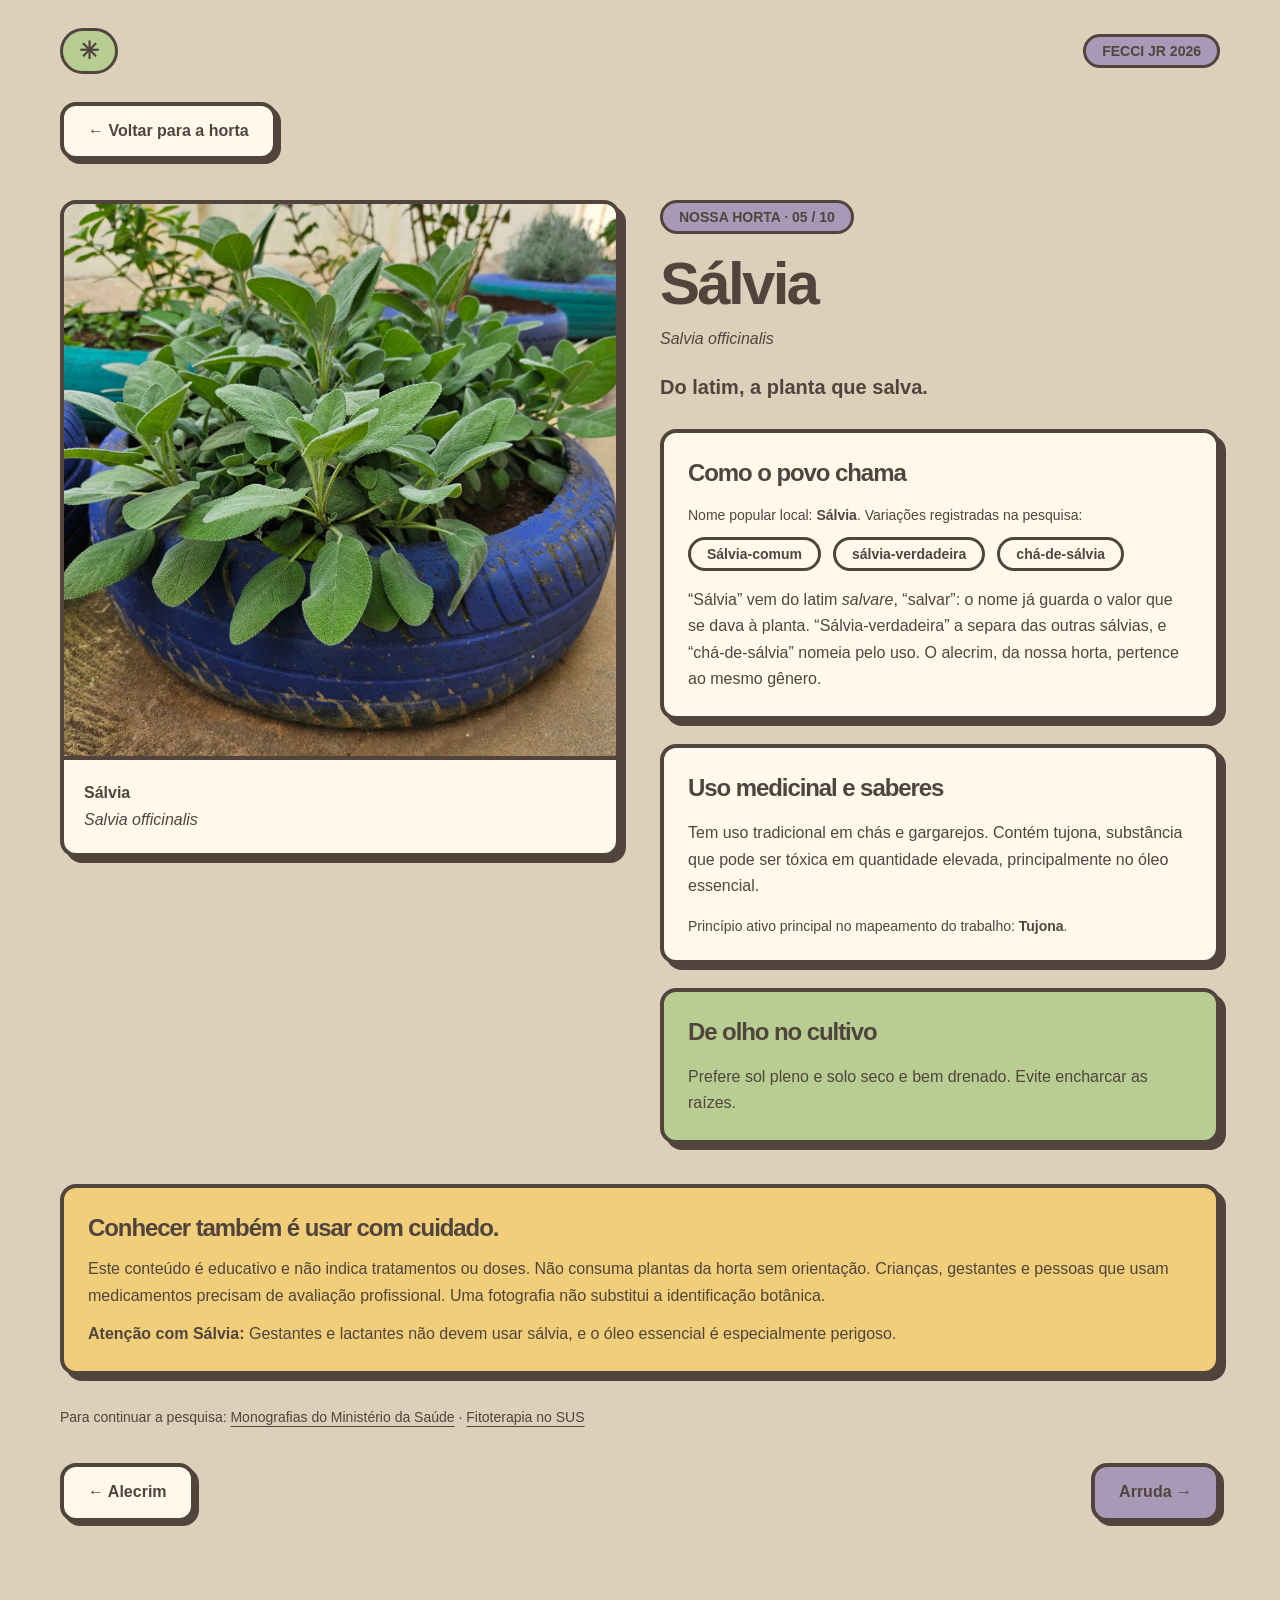
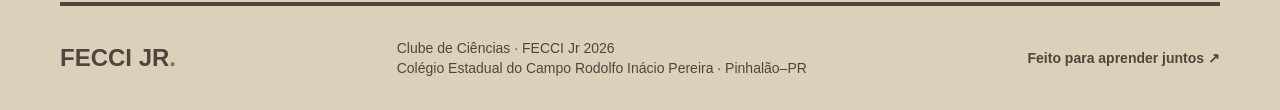
<file: planta5.html>
<!doctype html>
<html lang="pt-BR">
  <head>
    <meta charset="UTF-8" />
    <meta name="viewport" content="width=device-width, initial-scale=1" />
    <meta name="description" content="Ecofonias do saber: horta de plantas medicinais em canteiros de pneus e a pesquisa sobre os nomes populares das plantas, do Clube de Ciências do Colégio Estadual do Campo Rodolfo Inácio Pereira (FECCI Jr 2026)." />
    <meta name="theme-color" content="#DDD0BA" />
    <title>Sálvia | FECCI Jr</title>
    <link rel="stylesheet" href="assets/style.css" />
    <script src="script.js" defer></script>
  </head>
  <body>
    <a class="skip btn bg-amarelo" href="#conteudo">Pular para o conteúdo</a>
    <header class="wrap flex items-center justify-between gap-4 py-7">
      <a class="badge bg-verde text-2xl" href="index.html">✳</a><span class="badge bg-lavanda">FECCI JR 2026</span>
    </header>
    <main id="conteudo" class="wrap pb-20">
      <a class="btn bg-creme mb-10" href="index.html#horta">← Voltar para a horta</a>
      <div class="grid grid-cols-1 items-start gap-10 md:grid-cols-2">
        <figure class="box overflow-hidden">
          <div class="photo-frame photo-square">
            <img src="assets/salvia.jpeg" alt="Sálvia (Salvia officinalis)" width="960" height="720" loading="lazy" onerror="this.remove()" />
          </div>
          <figcaption class="border-t-4 border-marrom p-5">
            <strong>Sálvia</strong>
            <p class="italic">Salvia officinalis</p>
            
          </figcaption>
        </figure>
        <div>
          <span class="badge bg-lavanda mb-5">NOSSA HORTA · 05 / 10</span>
          <h1 class="text-5xl lg:text-6xl">Sálvia</h1>
          <p class="mt-3 italic">Salvia officinalis</p>
          <p class="mt-5 text-xl font-bold">Do latim, a planta que salva.</p>
          <article class="box mt-7 p-6">
            <h2 class="text-2xl">Como o povo chama</h2>
            <p class="mt-4 text-sm">Nome popular local: <strong>Sálvia</strong>. Variações registradas na pesquisa:</p>
            <div class="mt-3 flex flex-wrap gap-3"><span class="badge chip bg-creme">Sálvia-comum</span><span class="badge chip bg-creme">sálvia-verdadeira</span><span class="badge chip bg-creme">chá-de-sálvia</span></div>
            <p class="mt-4">“Sálvia” vem do latim <em>salvare</em>, “salvar”: o nome já guarda o valor que se dava à planta. “Sálvia-verdadeira” a separa das outras sálvias, e “chá-de-sálvia” nomeia pelo uso. O alecrim, da nossa horta, pertence ao mesmo gênero.</p>
          </article>
          <article class="box mt-6 p-6">
            <h2 class="text-2xl">Uso medicinal e saberes</h2>
            <p class="mt-4">Tem uso tradicional em chás e gargarejos. Contém tujona, substância que pode ser tóxica em quantidade elevada, principalmente no óleo essencial.</p>
            <p class="mt-4 text-sm">Princípio ativo principal no mapeamento do trabalho: <strong>Tujona</strong>.</p>
          </article>
          <article class="box mt-6 bg-verde p-6">
            <h2 class="text-2xl">De olho no cultivo</h2>
            <p class="mt-4">Prefere sol pleno e solo seco e bem drenado. Evite encharcar as raízes.</p>
          </article>
        </div>
      </div>
      <aside class="box mt-10 bg-amarelo p-6">
        <h2 class="text-2xl">Conhecer também é usar com cuidado.</h2>
        <p class="mt-3">Este conteúdo é educativo e não indica tratamentos ou doses. Não consuma plantas da horta sem orientação. Crianças, gestantes e pessoas que usam medicamentos precisam de avaliação profissional. Uma fotografia não substitui a identificação botânica.</p>
        <p class="mt-3"><strong>Atenção com Sálvia:</strong> Gestantes e lactantes não devem usar sálvia, e o óleo essencial é especialmente perigoso.</p>
      </aside>
      <div class="mt-8 text-sm">
        <p>Para continuar a pesquisa: <a class="underline" href="https://www.gov.br/saude/pt-br/composicao/sectics/plantas-medicinais-e-fitoterapicos/plantas-medicinais-e-fitoterapicos-no-sus/monografias">Monografias do Ministério da Saúde</a> · <a class="underline" href="https://bvsms.saude.gov.br/bvs/publicacoes/fitoterapia_no_sus.pdf">Fitoterapia no SUS</a></p>
      </div>
      <nav class="mt-9 flex flex-wrap justify-between gap-4" aria-label="Outras plantas">
        <a class="btn bg-creme" href="planta4.html">← Alecrim</a><a class="btn bg-lavanda" href="planta6.html">Arruda →</a>
      </nav>
    </main>
    <footer class="wrap flex flex-wrap items-center justify-between gap-4 border-t-4 border-marrom py-8">
      <a href="index.html" class="text-2xl font-black">FECCI JR<span class="text-[#687E46]">.</span></a>
      <p class="text-sm">Clube de Ciências · FECCI Jr 2026<br />Colégio Estadual do Campo Rodolfo Inácio Pereira · Pinhalão–PR</p>
      <p class="text-sm font-bold">Feito para aprender juntos ↗</p>
    </footer>
  </body>
</html>
</file>
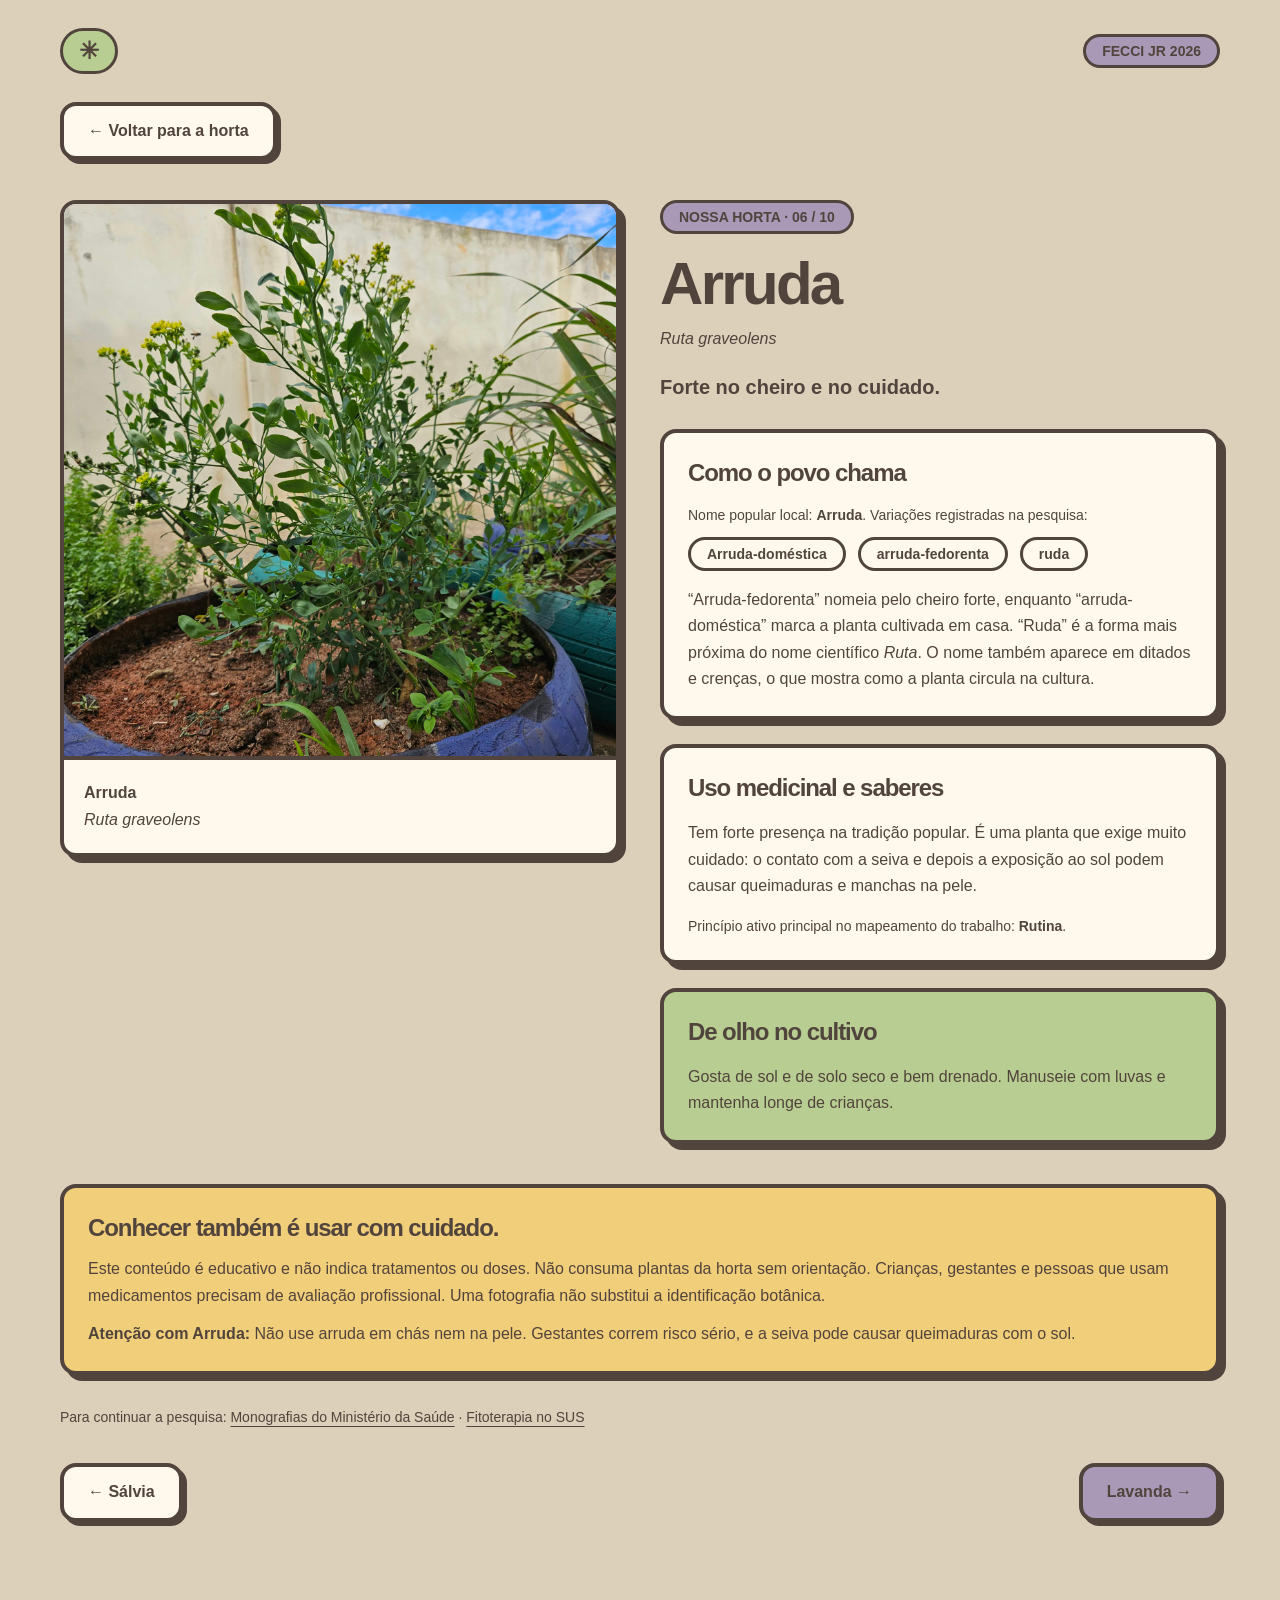
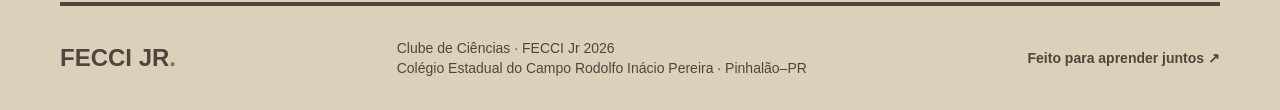
<file: planta6.html>
<!doctype html>
<html lang="pt-BR">
  <head>
    <meta charset="UTF-8" />
    <meta name="viewport" content="width=device-width, initial-scale=1" />
    <meta name="description" content="Ecofonias do saber: horta de plantas medicinais em canteiros de pneus e a pesquisa sobre os nomes populares das plantas, do Clube de Ciências do Colégio Estadual do Campo Rodolfo Inácio Pereira (FECCI Jr 2026)." />
    <meta name="theme-color" content="#DDD0BA" />
    <title>Arruda | FECCI Jr</title>
    <link rel="stylesheet" href="assets/style.css" />
    <script src="script.js" defer></script>
  </head>
  <body>
    <a class="skip btn bg-amarelo" href="#conteudo">Pular para o conteúdo</a>
    <header class="wrap flex items-center justify-between gap-4 py-7">
      <a class="badge bg-verde text-2xl" href="index.html">✳</a><span class="badge bg-lavanda">FECCI JR 2026</span>
    </header>
    <main id="conteudo" class="wrap pb-20">
      <a class="btn bg-creme mb-10" href="index.html#horta">← Voltar para a horta</a>
      <div class="grid grid-cols-1 items-start gap-10 md:grid-cols-2">
        <figure class="box overflow-hidden">
          <div class="photo-frame photo-square">
            <img src="assets/arruda.jpeg" alt="Arruda (Ruta graveolens)" width="960" height="720" loading="lazy" onerror="this.remove()" />
          </div>
          <figcaption class="border-t-4 border-marrom p-5">
            <strong>Arruda</strong>
            <p class="italic">Ruta graveolens</p>
           
          </figcaption>
        </figure>
        <div>
          <span class="badge bg-lavanda mb-5">NOSSA HORTA · 06 / 10</span>
          <h1 class="text-5xl lg:text-6xl">Arruda</h1>
          <p class="mt-3 italic">Ruta graveolens</p>
          <p class="mt-5 text-xl font-bold">Forte no cheiro e no cuidado.</p>
          <article class="box mt-7 p-6">
            <h2 class="text-2xl">Como o povo chama</h2>
            <p class="mt-4 text-sm">Nome popular local: <strong>Arruda</strong>. Variações registradas na pesquisa:</p>
            <div class="mt-3 flex flex-wrap gap-3"><span class="badge chip bg-creme">Arruda-doméstica</span><span class="badge chip bg-creme">arruda-fedorenta</span><span class="badge chip bg-creme">ruda</span></div>
            <p class="mt-4">“Arruda-fedorenta” nomeia pelo cheiro forte, enquanto “arruda-doméstica” marca a planta cultivada em casa. “Ruda” é a forma mais próxima do nome científico <em>Ruta</em>. O nome também aparece em ditados e crenças, o que mostra como a planta circula na cultura.</p>
          </article>
          <article class="box mt-6 p-6">
            <h2 class="text-2xl">Uso medicinal e saberes</h2>
            <p class="mt-4">Tem forte presença na tradição popular. É uma planta que exige muito cuidado: o contato com a seiva e depois a exposição ao sol podem causar queimaduras e manchas na pele.</p>
            <p class="mt-4 text-sm">Princípio ativo principal no mapeamento do trabalho: <strong>Rutina</strong>.</p>
          </article>
          <article class="box mt-6 bg-verde p-6">
            <h2 class="text-2xl">De olho no cultivo</h2>
            <p class="mt-4">Gosta de sol e de solo seco e bem drenado. Manuseie com luvas e mantenha longe de crianças.</p>
          </article>
        </div>
      </div>
      <aside class="box mt-10 bg-amarelo p-6">
        <h2 class="text-2xl">Conhecer também é usar com cuidado.</h2>
        <p class="mt-3">Este conteúdo é educativo e não indica tratamentos ou doses. Não consuma plantas da horta sem orientação. Crianças, gestantes e pessoas que usam medicamentos precisam de avaliação profissional. Uma fotografia não substitui a identificação botânica.</p>
        <p class="mt-3"><strong>Atenção com Arruda:</strong> Não use arruda em chás nem na pele. Gestantes correm risco sério, e a seiva pode causar queimaduras com o sol.</p>
      </aside>
      <div class="mt-8 text-sm">
        <p>Para continuar a pesquisa: <a class="underline" href="https://www.gov.br/saude/pt-br/composicao/sectics/plantas-medicinais-e-fitoterapicos/plantas-medicinais-e-fitoterapicos-no-sus/monografias">Monografias do Ministério da Saúde</a> · <a class="underline" href="https://bvsms.saude.gov.br/bvs/publicacoes/fitoterapia_no_sus.pdf">Fitoterapia no SUS</a></p>
      </div>
      <nav class="mt-9 flex flex-wrap justify-between gap-4" aria-label="Outras plantas">
        <a class="btn bg-creme" href="planta5.html">← Sálvia</a><a class="btn bg-lavanda" href="planta7.html">Lavanda →</a>
      </nav>
    </main>
    <footer class="wrap flex flex-wrap items-center justify-between gap-4 border-t-4 border-marrom py-8">
      <a href="index.html" class="text-2xl font-black">FECCI JR<span class="text-[#687E46]">.</span></a>
      <p class="text-sm">Clube de Ciências · FECCI Jr 2026<br />Colégio Estadual do Campo Rodolfo Inácio Pereira · Pinhalão–PR</p>
      <p class="text-sm font-bold">Feito para aprender juntos ↗</p>
    </footer>
  </body>
</html>
</file>
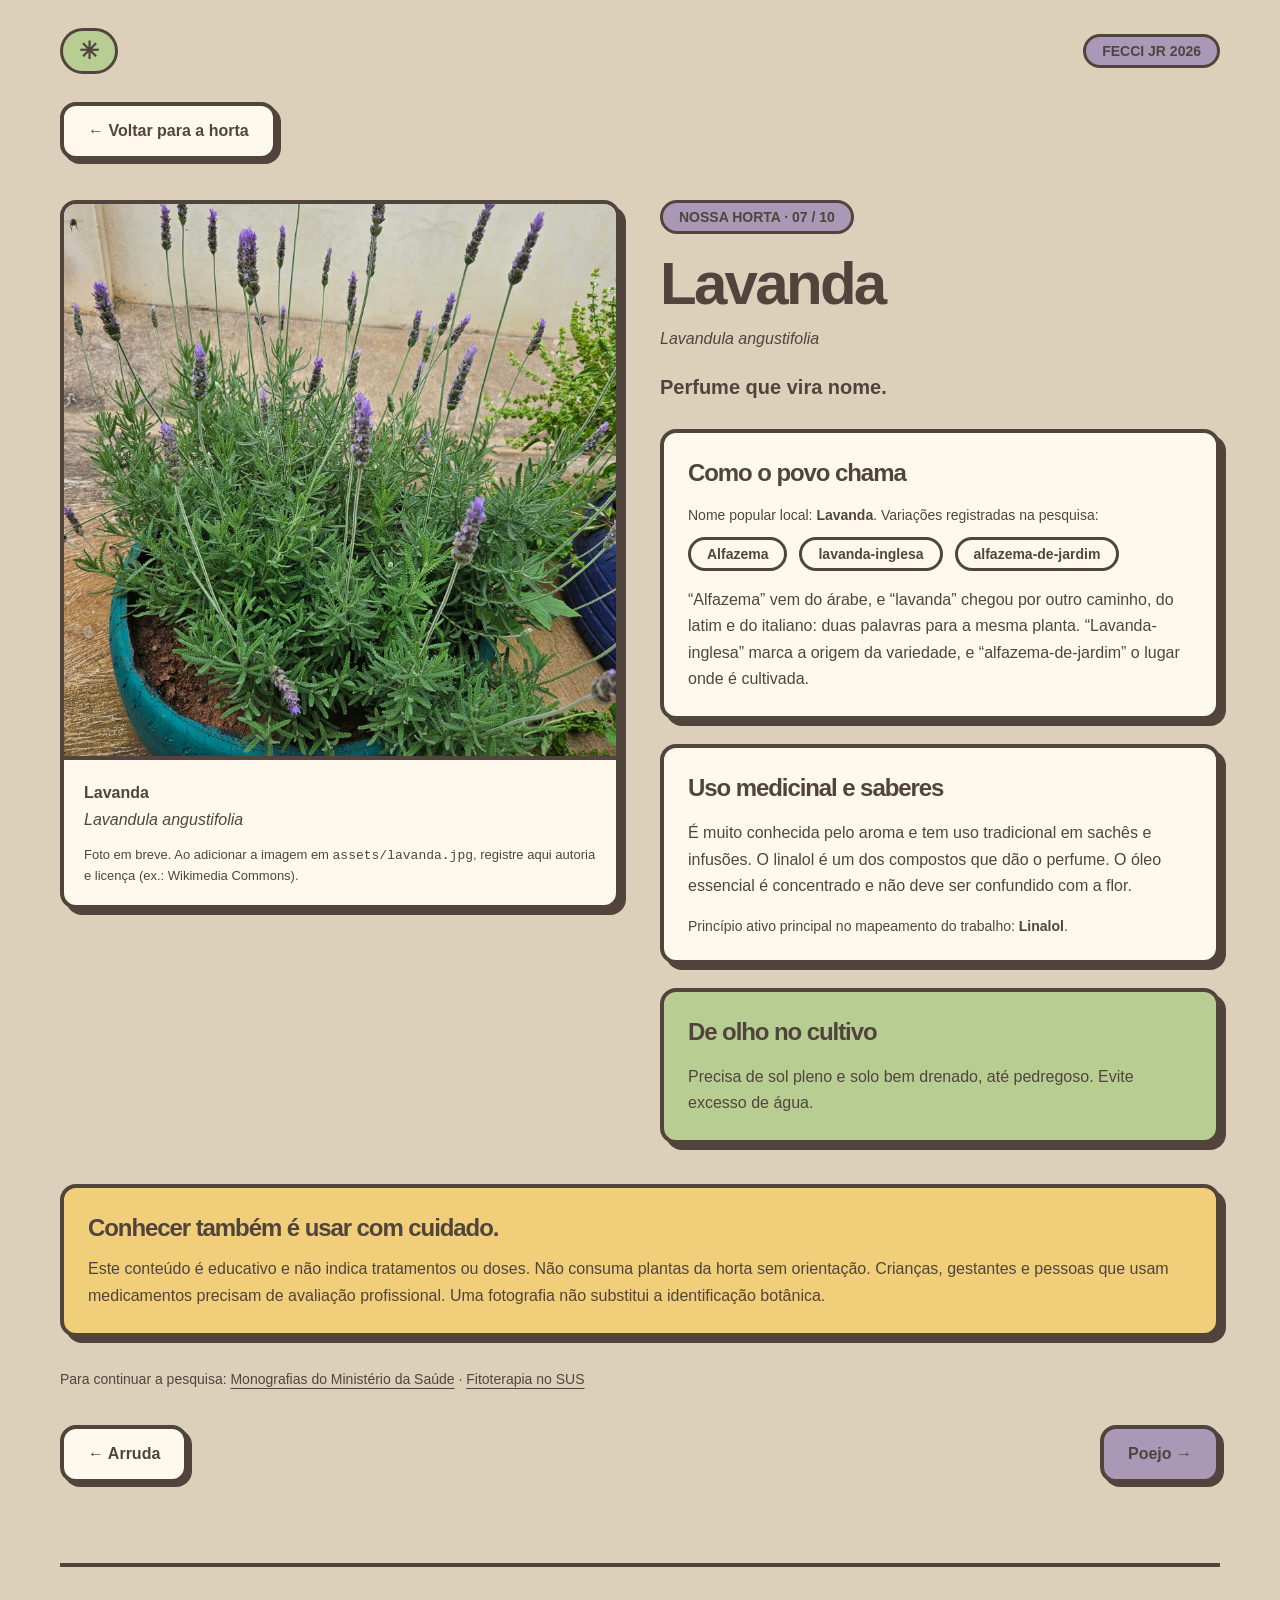
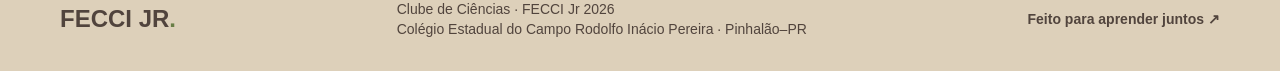
<file: planta7.html>
<!doctype html>
<html lang="pt-BR">
  <head>
    <meta charset="UTF-8" />
    <meta name="viewport" content="width=device-width, initial-scale=1" />
    <meta name="description" content="Ecofonias do saber: horta de plantas medicinais em canteiros de pneus e a pesquisa sobre os nomes populares das plantas, do Clube de Ciências do Colégio Estadual do Campo Rodolfo Inácio Pereira (FECCI Jr 2026)." />
    <meta name="theme-color" content="#DDD0BA" />
    <title>Lavanda | FECCI Jr</title>
    <link rel="stylesheet" href="assets/style.css" />
    <script src="script.js" defer></script>
  </head>
  <body>
    <a class="skip btn bg-amarelo" href="#conteudo">Pular para o conteúdo</a>
    <header class="wrap flex items-center justify-between gap-4 py-7">
      <a class="badge bg-verde text-2xl" href="index.html">✳</a><span class="badge bg-lavanda">FECCI JR 2026</span>
    </header>
    <main id="conteudo" class="wrap pb-20">
      <a class="btn bg-creme mb-10" href="index.html#horta">← Voltar para a horta</a>
      <div class="grid grid-cols-1 items-start gap-10 md:grid-cols-2">
        <figure class="box overflow-hidden">
          <div class="photo-frame photo-square">
            <img src="assets/lavanda.jpeg" alt="Lavanda (Lavandula angustifolia)" width="960" height="720" loading="lazy" onerror="this.remove()" />
          </div>
          <figcaption class="border-t-4 border-marrom p-5">
            <strong>Lavanda</strong>
            <p class="italic">Lavandula angustifolia</p>
            <p class="credit mt-3" id="photo-credit">Foto em breve. Ao adicionar a imagem em <code>assets/lavanda.jpg</code>, registre aqui autoria e licença (ex.: Wikimedia Commons).</p>
          </figcaption>
        </figure>
        <div>
          <span class="badge bg-lavanda mb-5">NOSSA HORTA · 07 / 10</span>
          <h1 class="text-5xl lg:text-6xl">Lavanda</h1>
          <p class="mt-3 italic">Lavandula angustifolia</p>
          <p class="mt-5 text-xl font-bold">Perfume que vira nome.</p>
          <article class="box mt-7 p-6">
            <h2 class="text-2xl">Como o povo chama</h2>
            <p class="mt-4 text-sm">Nome popular local: <strong>Lavanda</strong>. Variações registradas na pesquisa:</p>
            <div class="mt-3 flex flex-wrap gap-3"><span class="badge chip bg-creme">Alfazema</span><span class="badge chip bg-creme">lavanda-inglesa</span><span class="badge chip bg-creme">alfazema-de-jardim</span></div>
            <p class="mt-4">“Alfazema” vem do árabe, e “lavanda” chegou por outro caminho, do latim e do italiano: duas palavras para a mesma planta. “Lavanda-inglesa” marca a origem da variedade, e “alfazema-de-jardim” o lugar onde é cultivada.</p>
          </article>
          <article class="box mt-6 p-6">
            <h2 class="text-2xl">Uso medicinal e saberes</h2>
            <p class="mt-4">É muito conhecida pelo aroma e tem uso tradicional em sachês e infusões. O linalol é um dos compostos que dão o perfume. O óleo essencial é concentrado e não deve ser confundido com a flor.</p>
            <p class="mt-4 text-sm">Princípio ativo principal no mapeamento do trabalho: <strong>Linalol</strong>.</p>
          </article>
          <article class="box mt-6 bg-verde p-6">
            <h2 class="text-2xl">De olho no cultivo</h2>
            <p class="mt-4">Precisa de sol pleno e solo bem drenado, até pedregoso. Evite excesso de água.</p>
          </article>
        </div>
      </div>
      <aside class="box mt-10 bg-amarelo p-6">
        <h2 class="text-2xl">Conhecer também é usar com cuidado.</h2>
        <p class="mt-3">Este conteúdo é educativo e não indica tratamentos ou doses. Não consuma plantas da horta sem orientação. Crianças, gestantes e pessoas que usam medicamentos precisam de avaliação profissional. Uma fotografia não substitui a identificação botânica.</p>
        
      </aside>
      <div class="mt-8 text-sm">
        <p>Para continuar a pesquisa: <a class="underline" href="https://www.gov.br/saude/pt-br/composicao/sectics/plantas-medicinais-e-fitoterapicos/plantas-medicinais-e-fitoterapicos-no-sus/monografias">Monografias do Ministério da Saúde</a> · <a class="underline" href="https://bvsms.saude.gov.br/bvs/publicacoes/fitoterapia_no_sus.pdf">Fitoterapia no SUS</a></p>
      </div>
      <nav class="mt-9 flex flex-wrap justify-between gap-4" aria-label="Outras plantas">
        <a class="btn bg-creme" href="planta6.html">← Arruda</a><a class="btn bg-lavanda" href="planta8.html">Poejo →</a>
      </nav>
    </main>
    <footer class="wrap flex flex-wrap items-center justify-between gap-4 border-t-4 border-marrom py-8">
      <a href="index.html" class="text-2xl font-black">FECCI JR<span class="text-[#687E46]">.</span></a>
      <p class="text-sm">Clube de Ciências · FECCI Jr 2026<br />Colégio Estadual do Campo Rodolfo Inácio Pereira · Pinhalão–PR</p>
      <p class="text-sm font-bold">Feito para aprender juntos ↗</p>
    </footer>
  </body>
</html>
</file>
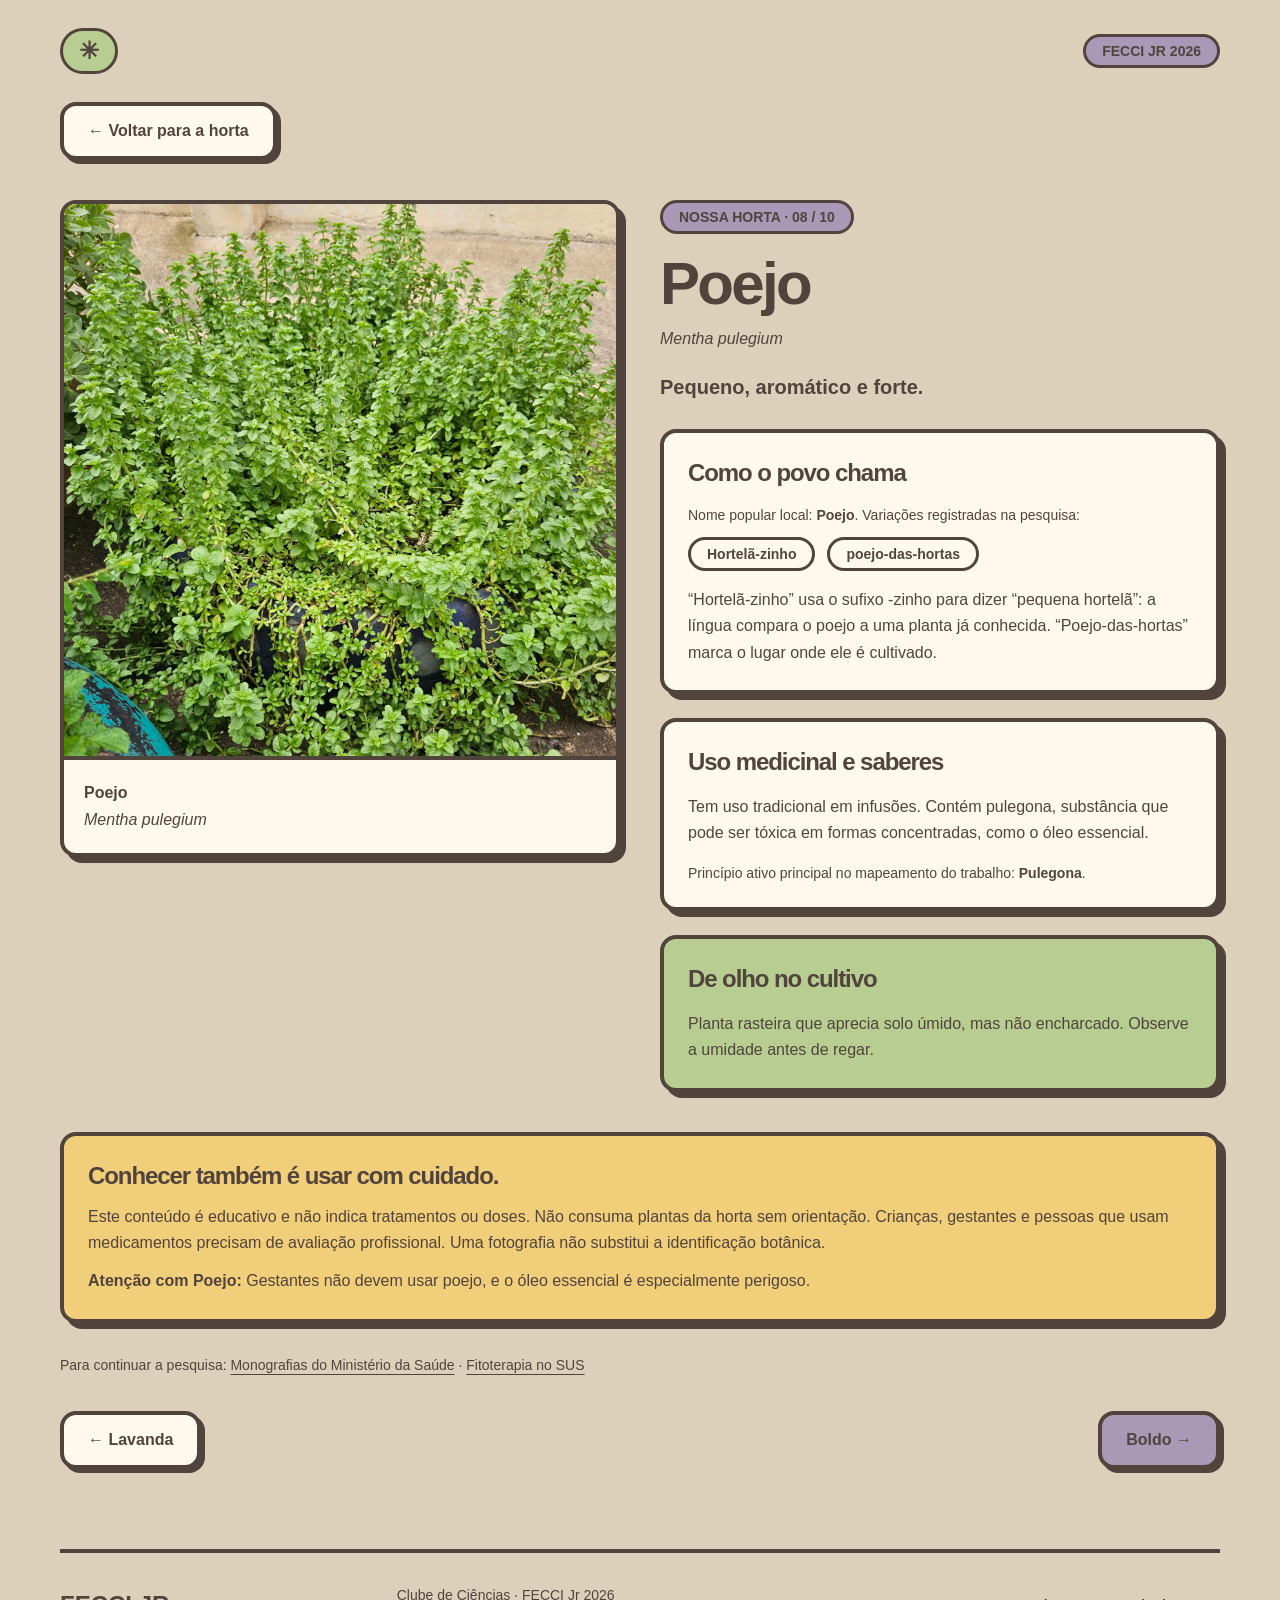
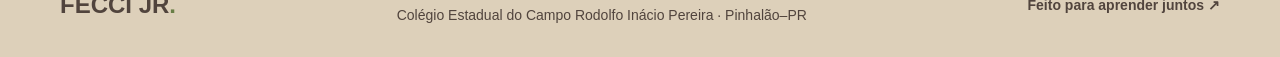
<file: planta8.html>
<!doctype html>
<html lang="pt-BR">
  <head>
    <meta charset="UTF-8" />
    <meta name="viewport" content="width=device-width, initial-scale=1" />
    <meta name="description" content="Ecofonias do saber: horta de plantas medicinais em canteiros de pneus e a pesquisa sobre os nomes populares das plantas, do Clube de Ciências do Colégio Estadual do Campo Rodolfo Inácio Pereira (FECCI Jr 2026)." />
    <meta name="theme-color" content="#DDD0BA" />
    <title>Poejo | FECCI Jr</title>
    <link rel="stylesheet" href="assets/style.css" />
    <script src="script.js" defer></script>
  </head>
  <body>
    <a class="skip btn bg-amarelo" href="#conteudo">Pular para o conteúdo</a>
    <header class="wrap flex items-center justify-between gap-4 py-7">
      <a class="badge bg-verde text-2xl" href="index.html">✳</a><span class="badge bg-lavanda">FECCI JR 2026</span>
    </header>
    <main id="conteudo" class="wrap pb-20">
      <a class="btn bg-creme mb-10" href="index.html#horta">← Voltar para a horta</a>
      <div class="grid grid-cols-1 items-start gap-10 md:grid-cols-2">
        <figure class="box overflow-hidden">
          <div class="photo-frame photo-square">
            <img src="assets/poejo.jpeg" alt="Poejo (Mentha pulegium)" width="960" height="720" loading="lazy" onerror="this.remove()" />
          </div>
          <figcaption class="border-t-4 border-marrom p-5">
            <strong>Poejo</strong>
            <p class="italic">Mentha pulegium</p>
            
          </figcaption>
        </figure>
        <div>
          <span class="badge bg-lavanda mb-5">NOSSA HORTA · 08 / 10</span>
          <h1 class="text-5xl lg:text-6xl">Poejo</h1>
          <p class="mt-3 italic">Mentha pulegium</p>
          <p class="mt-5 text-xl font-bold">Pequeno, aromático e forte.</p>
          <article class="box mt-7 p-6">
            <h2 class="text-2xl">Como o povo chama</h2>
            <p class="mt-4 text-sm">Nome popular local: <strong>Poejo</strong>. Variações registradas na pesquisa:</p>
            <div class="mt-3 flex flex-wrap gap-3"><span class="badge chip bg-creme">Hortelã-zinho</span><span class="badge chip bg-creme">poejo-das-hortas</span></div>
            <p class="mt-4">“Hortelã-zinho” usa o sufixo -zinho para dizer “pequena hortelã”: a língua compara o poejo a uma planta já conhecida. “Poejo-das-hortas” marca o lugar onde ele é cultivado.</p>
          </article>
          <article class="box mt-6 p-6">
            <h2 class="text-2xl">Uso medicinal e saberes</h2>
            <p class="mt-4">Tem uso tradicional em infusões. Contém pulegona, substância que pode ser tóxica em formas concentradas, como o óleo essencial.</p>
            <p class="mt-4 text-sm">Princípio ativo principal no mapeamento do trabalho: <strong>Pulegona</strong>.</p>
          </article>
          <article class="box mt-6 bg-verde p-6">
            <h2 class="text-2xl">De olho no cultivo</h2>
            <p class="mt-4">Planta rasteira que aprecia solo úmido, mas não encharcado. Observe a umidade antes de regar.</p>
          </article>
        </div>
      </div>
      <aside class="box mt-10 bg-amarelo p-6">
        <h2 class="text-2xl">Conhecer também é usar com cuidado.</h2>
        <p class="mt-3">Este conteúdo é educativo e não indica tratamentos ou doses. Não consuma plantas da horta sem orientação. Crianças, gestantes e pessoas que usam medicamentos precisam de avaliação profissional. Uma fotografia não substitui a identificação botânica.</p>
        <p class="mt-3"><strong>Atenção com Poejo:</strong> Gestantes não devem usar poejo, e o óleo essencial é especialmente perigoso.</p>
      </aside>
      <div class="mt-8 text-sm">
        <p>Para continuar a pesquisa: <a class="underline" href="https://www.gov.br/saude/pt-br/composicao/sectics/plantas-medicinais-e-fitoterapicos/plantas-medicinais-e-fitoterapicos-no-sus/monografias">Monografias do Ministério da Saúde</a> · <a class="underline" href="https://bvsms.saude.gov.br/bvs/publicacoes/fitoterapia_no_sus.pdf">Fitoterapia no SUS</a></p>
      </div>
      <nav class="mt-9 flex flex-wrap justify-between gap-4" aria-label="Outras plantas">
        <a class="btn bg-creme" href="planta7.html">← Lavanda</a><a class="btn bg-lavanda" href="planta9.html">Boldo →</a>
      </nav>
    </main>
    <footer class="wrap flex flex-wrap items-center justify-between gap-4 border-t-4 border-marrom py-8">
      <a href="index.html" class="text-2xl font-black">FECCI JR<span class="text-[#687E46]">.</span></a>
      <p class="text-sm">Clube de Ciências · FECCI Jr 2026<br />Colégio Estadual do Campo Rodolfo Inácio Pereira · Pinhalão–PR</p>
      <p class="text-sm font-bold">Feito para aprender juntos ↗</p>
    </footer>
  </body>
</html>
</file>
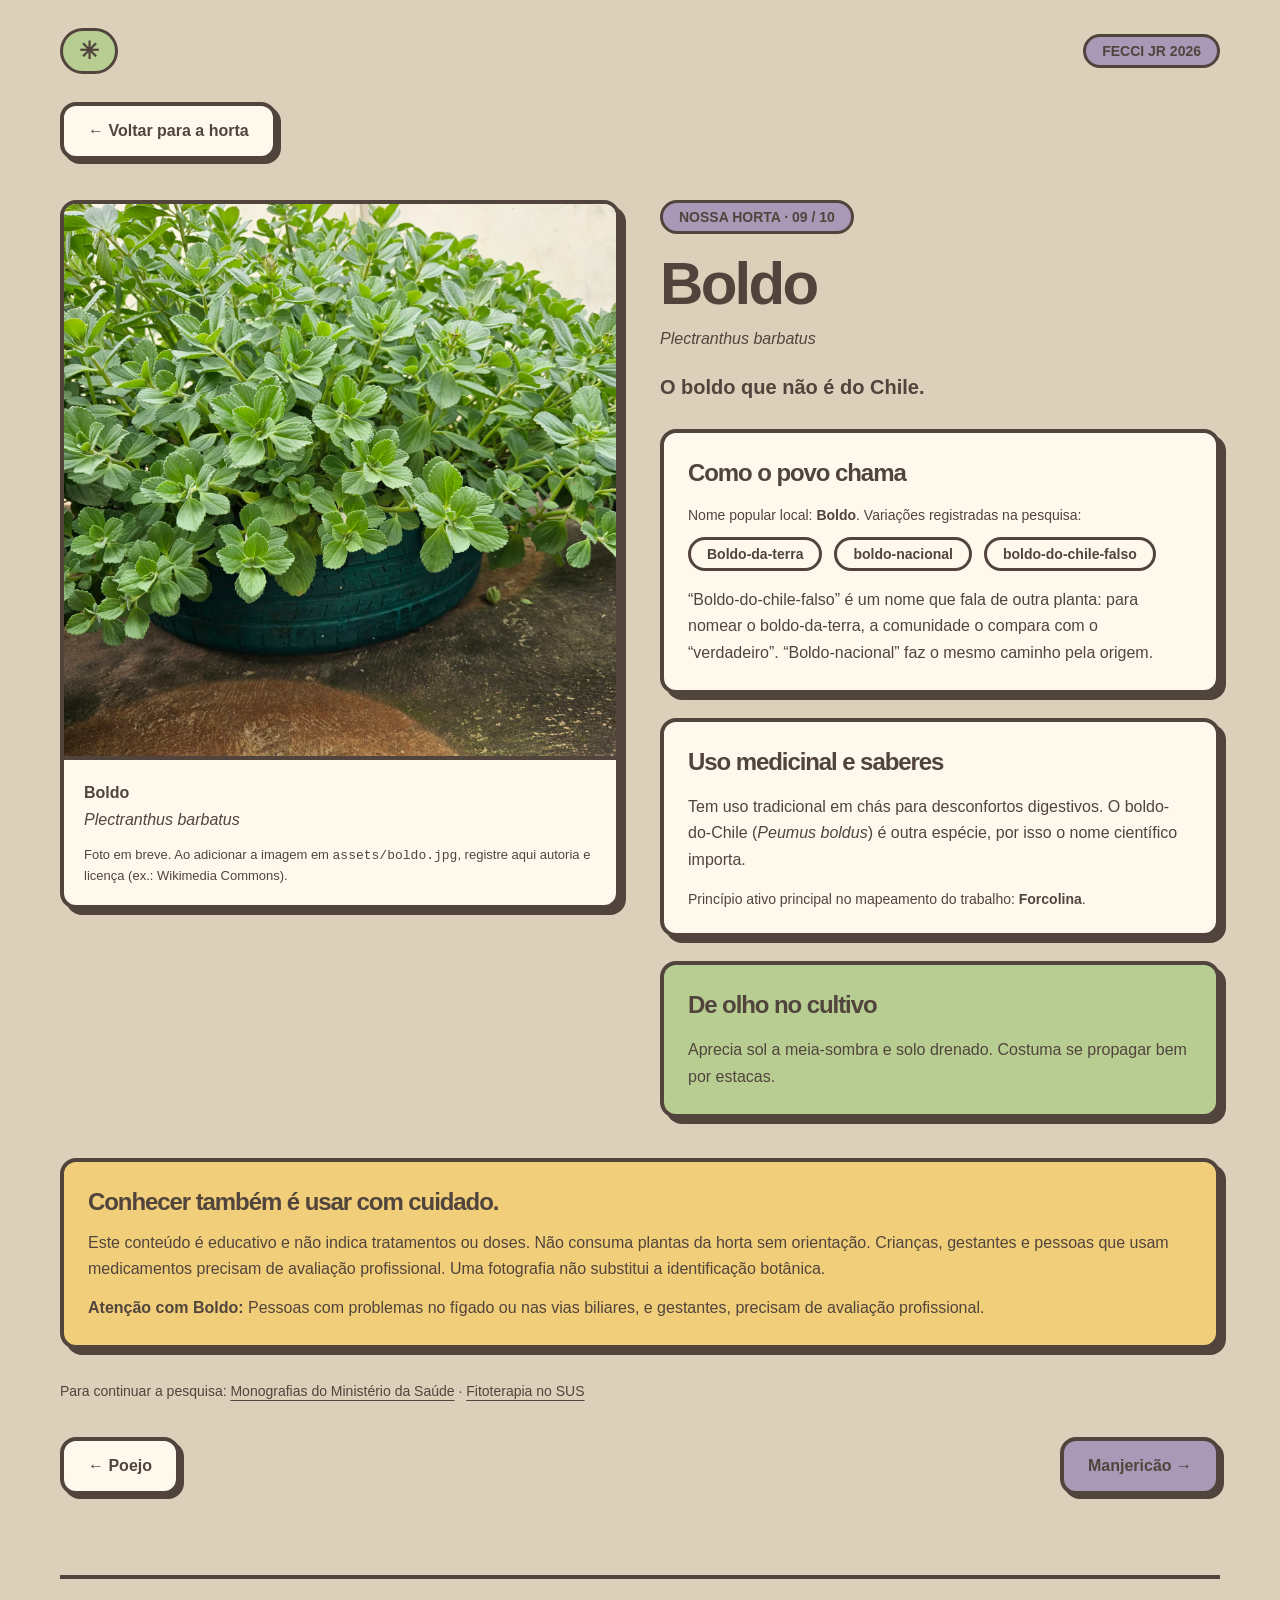
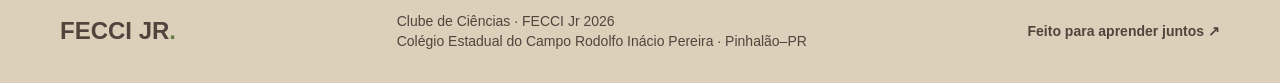
<file: planta9.html>
<!doctype html>
<html lang="pt-BR">
  <head>
    <meta charset="UTF-8" />
    <meta name="viewport" content="width=device-width, initial-scale=1" />
    <meta name="description" content="Ecofonias do saber: horta de plantas medicinais em canteiros de pneus e a pesquisa sobre os nomes populares das plantas, do Clube de Ciências do Colégio Estadual do Campo Rodolfo Inácio Pereira (FECCI Jr 2026)." />
    <meta name="theme-color" content="#DDD0BA" />
    <title>Boldo | FECCI Jr</title>
    <link rel="stylesheet" href="assets/style.css" />
    <script src="script.js" defer></script>
  </head>
  <body>
    <a class="skip btn bg-amarelo" href="#conteudo">Pular para o conteúdo</a>
    <header class="wrap flex items-center justify-between gap-4 py-7">
      <a class="badge bg-verde text-2xl" href="index.html">✳</a><span class="badge bg-lavanda">FECCI JR 2026</span>
    </header>
    <main id="conteudo" class="wrap pb-20">
      <a class="btn bg-creme mb-10" href="index.html#horta">← Voltar para a horta</a>
      <div class="grid grid-cols-1 items-start gap-10 md:grid-cols-2">
        <figure class="box overflow-hidden">
          <div class="photo-frame photo-square">
            <img src="assets/boldo.jpeg" alt="Boldo (Plectranthus barbatus)" width="960" height="720" loading="lazy" onerror="this.remove()" />
          </div>
          <figcaption class="border-t-4 border-marrom p-5">
            <strong>Boldo</strong>
            <p class="italic">Plectranthus barbatus</p>
            <p class="credit mt-3" id="photo-credit">Foto em breve. Ao adicionar a imagem em <code>assets/boldo.jpg</code>, registre aqui autoria e licença (ex.: Wikimedia Commons).</p>
          </figcaption>
        </figure>
        <div>
          <span class="badge bg-lavanda mb-5">NOSSA HORTA · 09 / 10</span>
          <h1 class="text-5xl lg:text-6xl">Boldo</h1>
          <p class="mt-3 italic">Plectranthus barbatus</p>
          <p class="mt-5 text-xl font-bold">O boldo que não é do Chile.</p>
          <article class="box mt-7 p-6">
            <h2 class="text-2xl">Como o povo chama</h2>
            <p class="mt-4 text-sm">Nome popular local: <strong>Boldo</strong>. Variações registradas na pesquisa:</p>
            <div class="mt-3 flex flex-wrap gap-3"><span class="badge chip bg-creme">Boldo-da-terra</span><span class="badge chip bg-creme">boldo-nacional</span><span class="badge chip bg-creme">boldo-do-chile-falso</span></div>
            <p class="mt-4">“Boldo-do-chile-falso” é um nome que fala de outra planta: para nomear o boldo-da-terra, a comunidade o compara com o “verdadeiro”. “Boldo-nacional” faz o mesmo caminho pela origem.</p>
          </article>
          <article class="box mt-6 p-6">
            <h2 class="text-2xl">Uso medicinal e saberes</h2>
            <p class="mt-4">Tem uso tradicional em chás para desconfortos digestivos. O boldo-do-Chile (<em>Peumus boldus</em>) é outra espécie, por isso o nome científico importa.</p>
            <p class="mt-4 text-sm">Princípio ativo principal no mapeamento do trabalho: <strong>Forcolina</strong>.</p>
          </article>
          <article class="box mt-6 bg-verde p-6">
            <h2 class="text-2xl">De olho no cultivo</h2>
            <p class="mt-4">Aprecia sol a meia-sombra e solo drenado. Costuma se propagar bem por estacas.</p>
          </article>
        </div>
      </div>
      <aside class="box mt-10 bg-amarelo p-6">
        <h2 class="text-2xl">Conhecer também é usar com cuidado.</h2>
        <p class="mt-3">Este conteúdo é educativo e não indica tratamentos ou doses. Não consuma plantas da horta sem orientação. Crianças, gestantes e pessoas que usam medicamentos precisam de avaliação profissional. Uma fotografia não substitui a identificação botânica.</p>
        <p class="mt-3"><strong>Atenção com Boldo:</strong> Pessoas com problemas no fígado ou nas vias biliares, e gestantes, precisam de avaliação profissional.</p>
      </aside>
      <div class="mt-8 text-sm">
        <p>Para continuar a pesquisa: <a class="underline" href="https://www.gov.br/saude/pt-br/composicao/sectics/plantas-medicinais-e-fitoterapicos/plantas-medicinais-e-fitoterapicos-no-sus/monografias">Monografias do Ministério da Saúde</a> · <a class="underline" href="https://bvsms.saude.gov.br/bvs/publicacoes/fitoterapia_no_sus.pdf">Fitoterapia no SUS</a></p>
      </div>
      <nav class="mt-9 flex flex-wrap justify-between gap-4" aria-label="Outras plantas">
        <a class="btn bg-creme" href="planta8.html">← Poejo</a><a class="btn bg-lavanda" href="planta10.html">Manjericão →</a>
      </nav>
    </main>
    <footer class="wrap flex flex-wrap items-center justify-between gap-4 border-t-4 border-marrom py-8">
      <a href="index.html" class="text-2xl font-black">FECCI JR<span class="text-[#687E46]">.</span></a>
      <p class="text-sm">Clube de Ciências · FECCI Jr 2026<br />Colégio Estadual do Campo Rodolfo Inácio Pereira · Pinhalão–PR</p>
      <p class="text-sm font-bold">Feito para aprender juntos ↗</p>
    </footer>
  </body>
</html>
</file>
